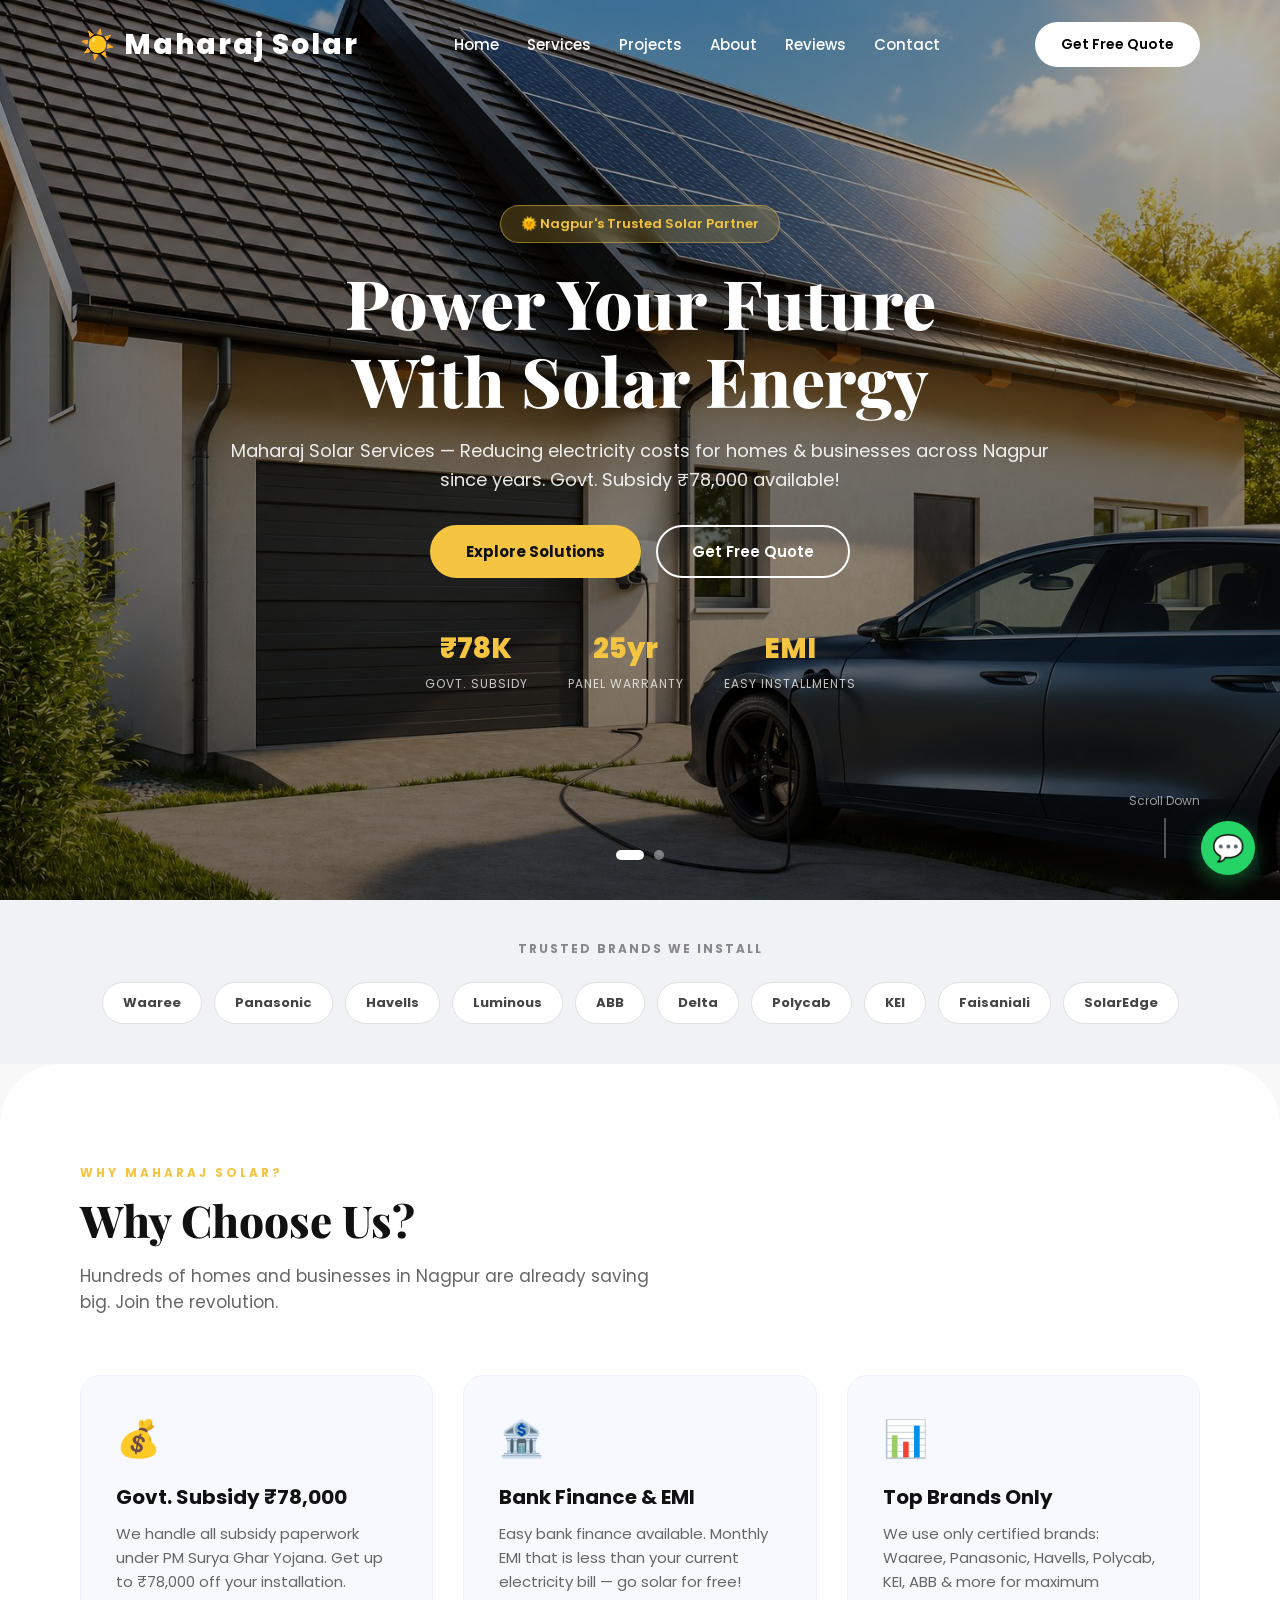
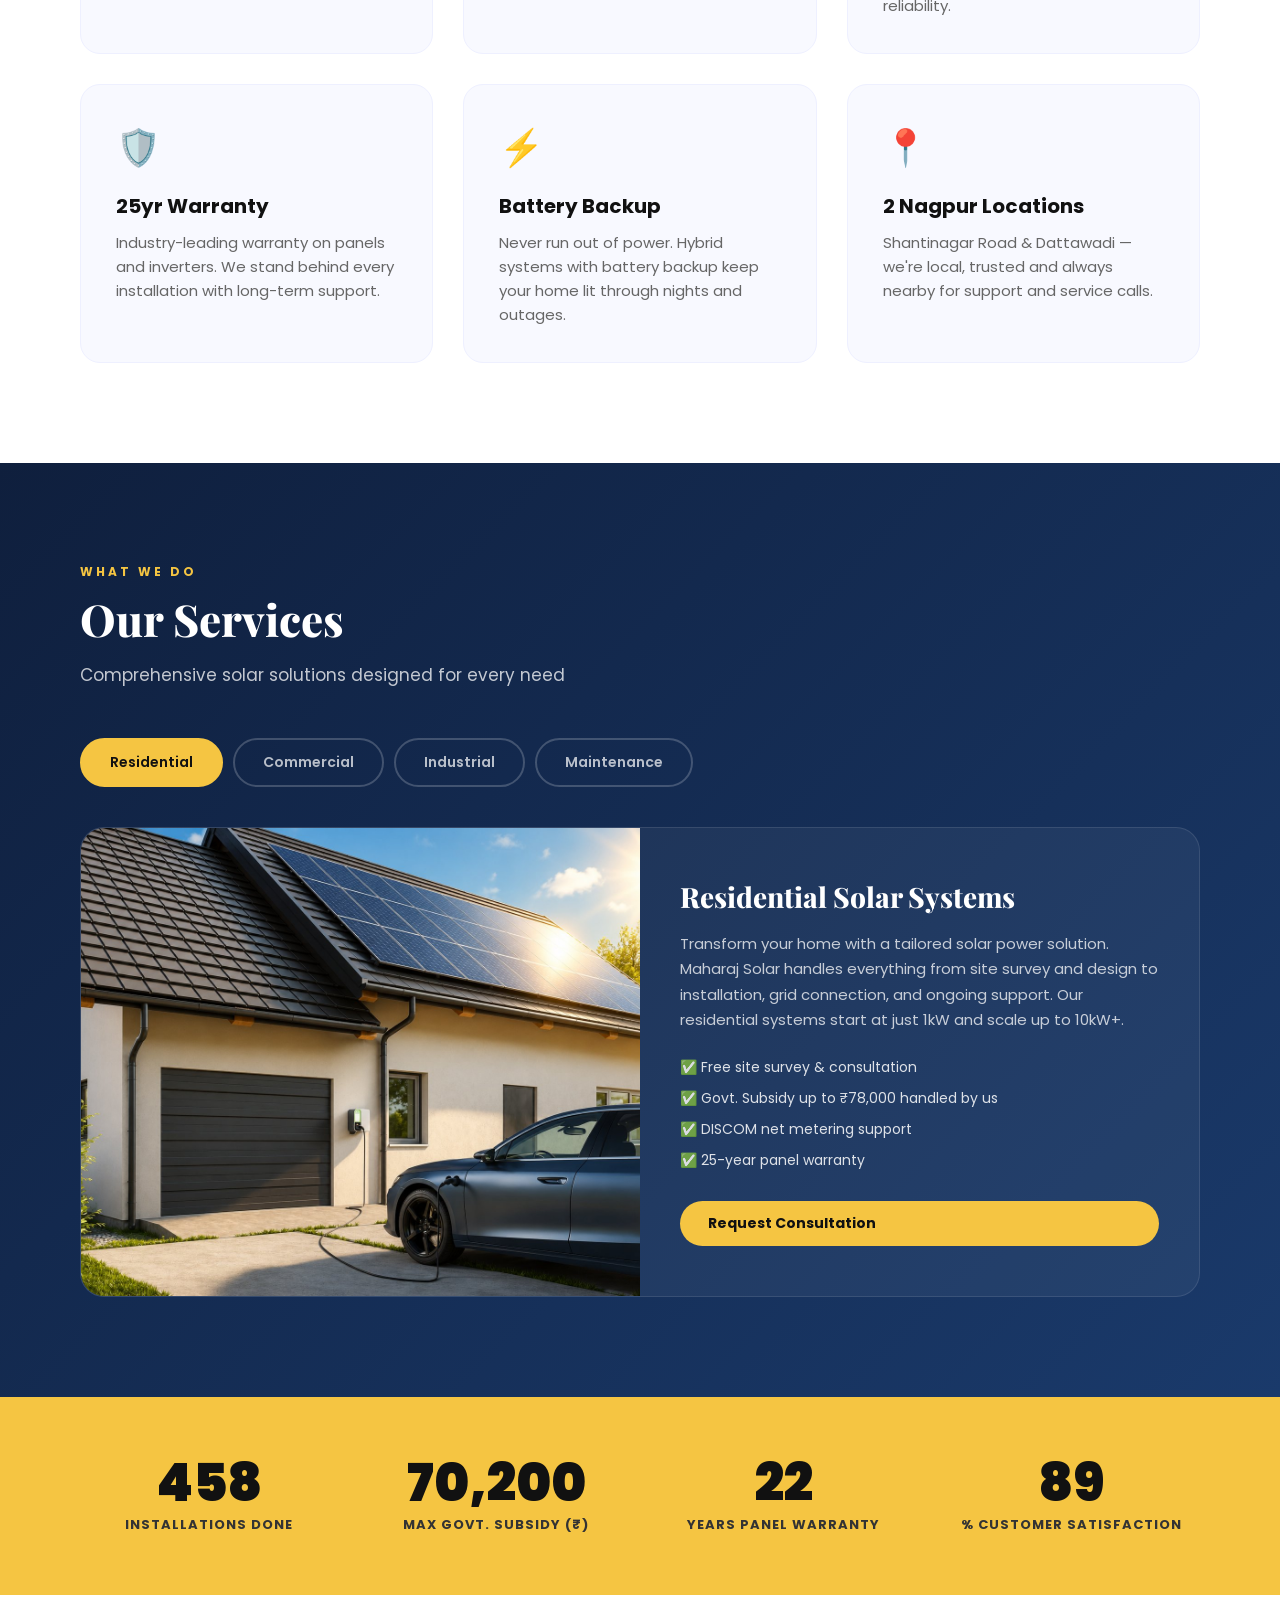
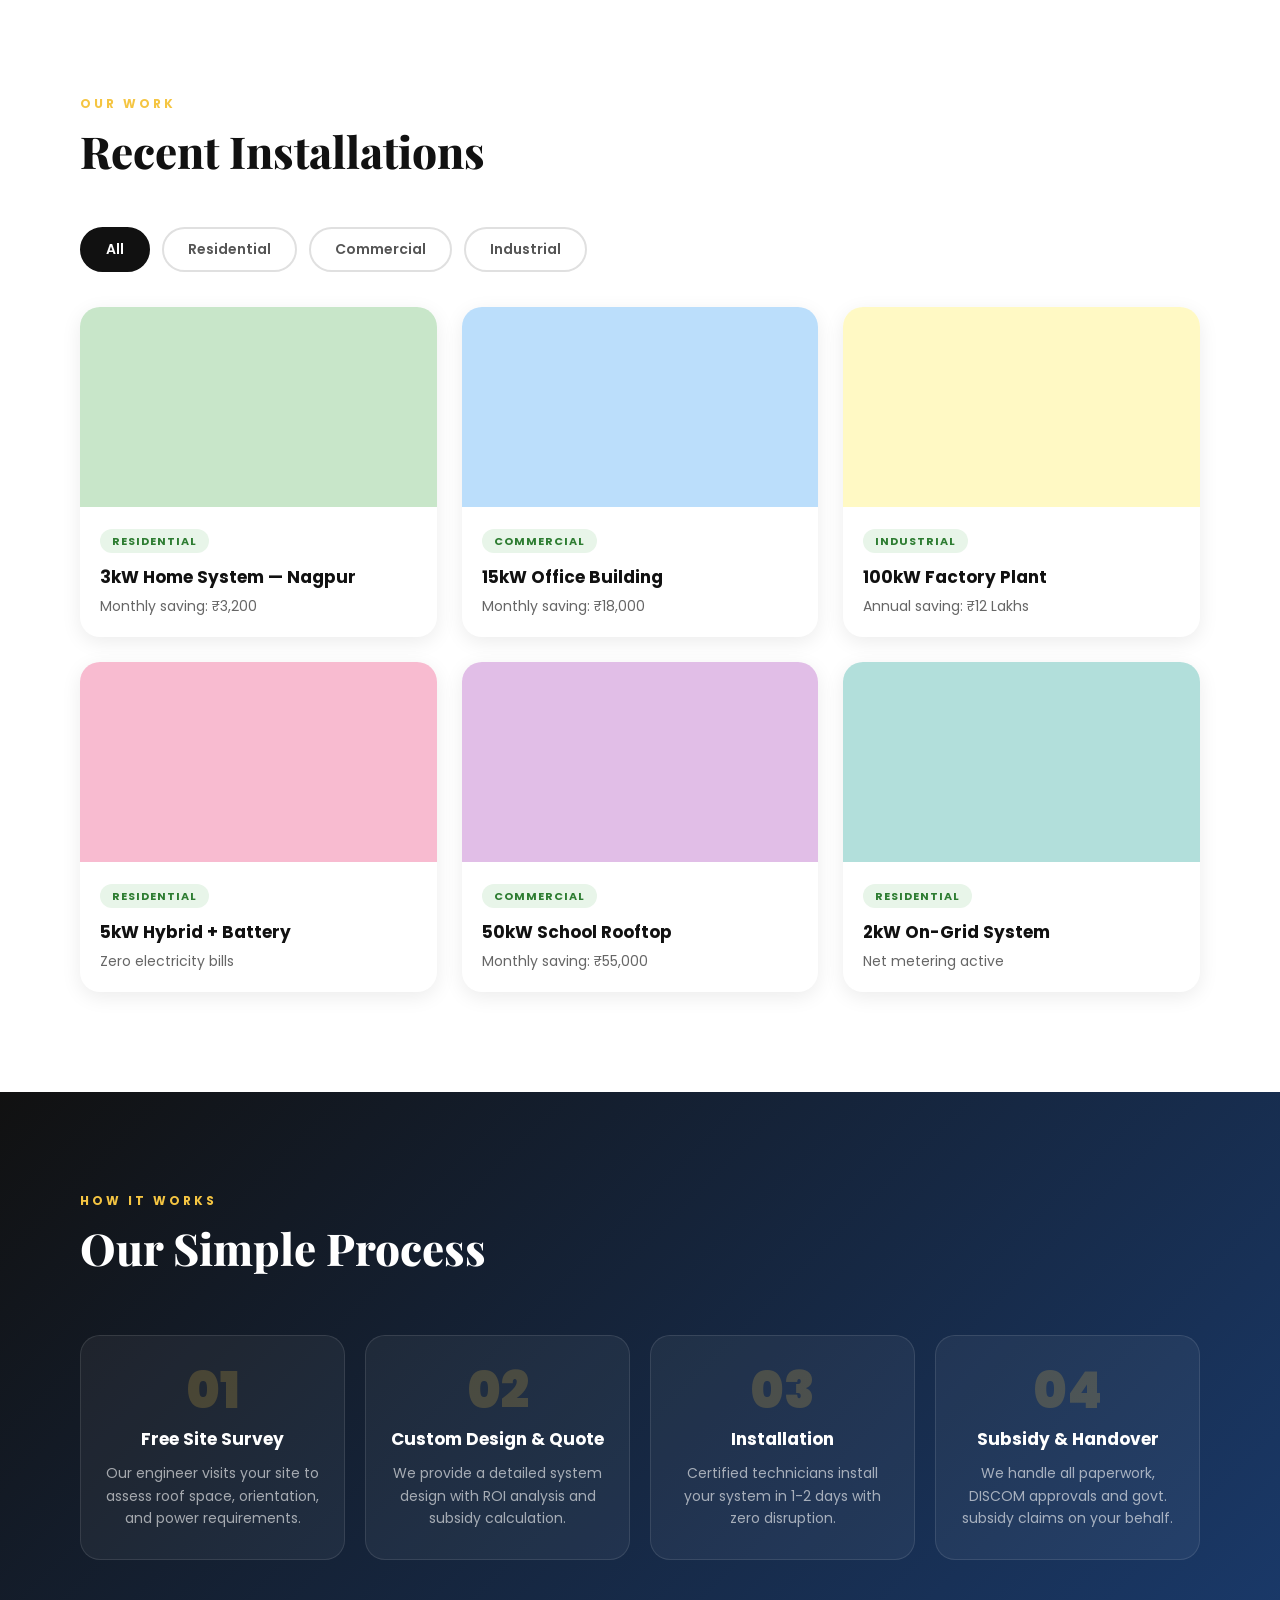
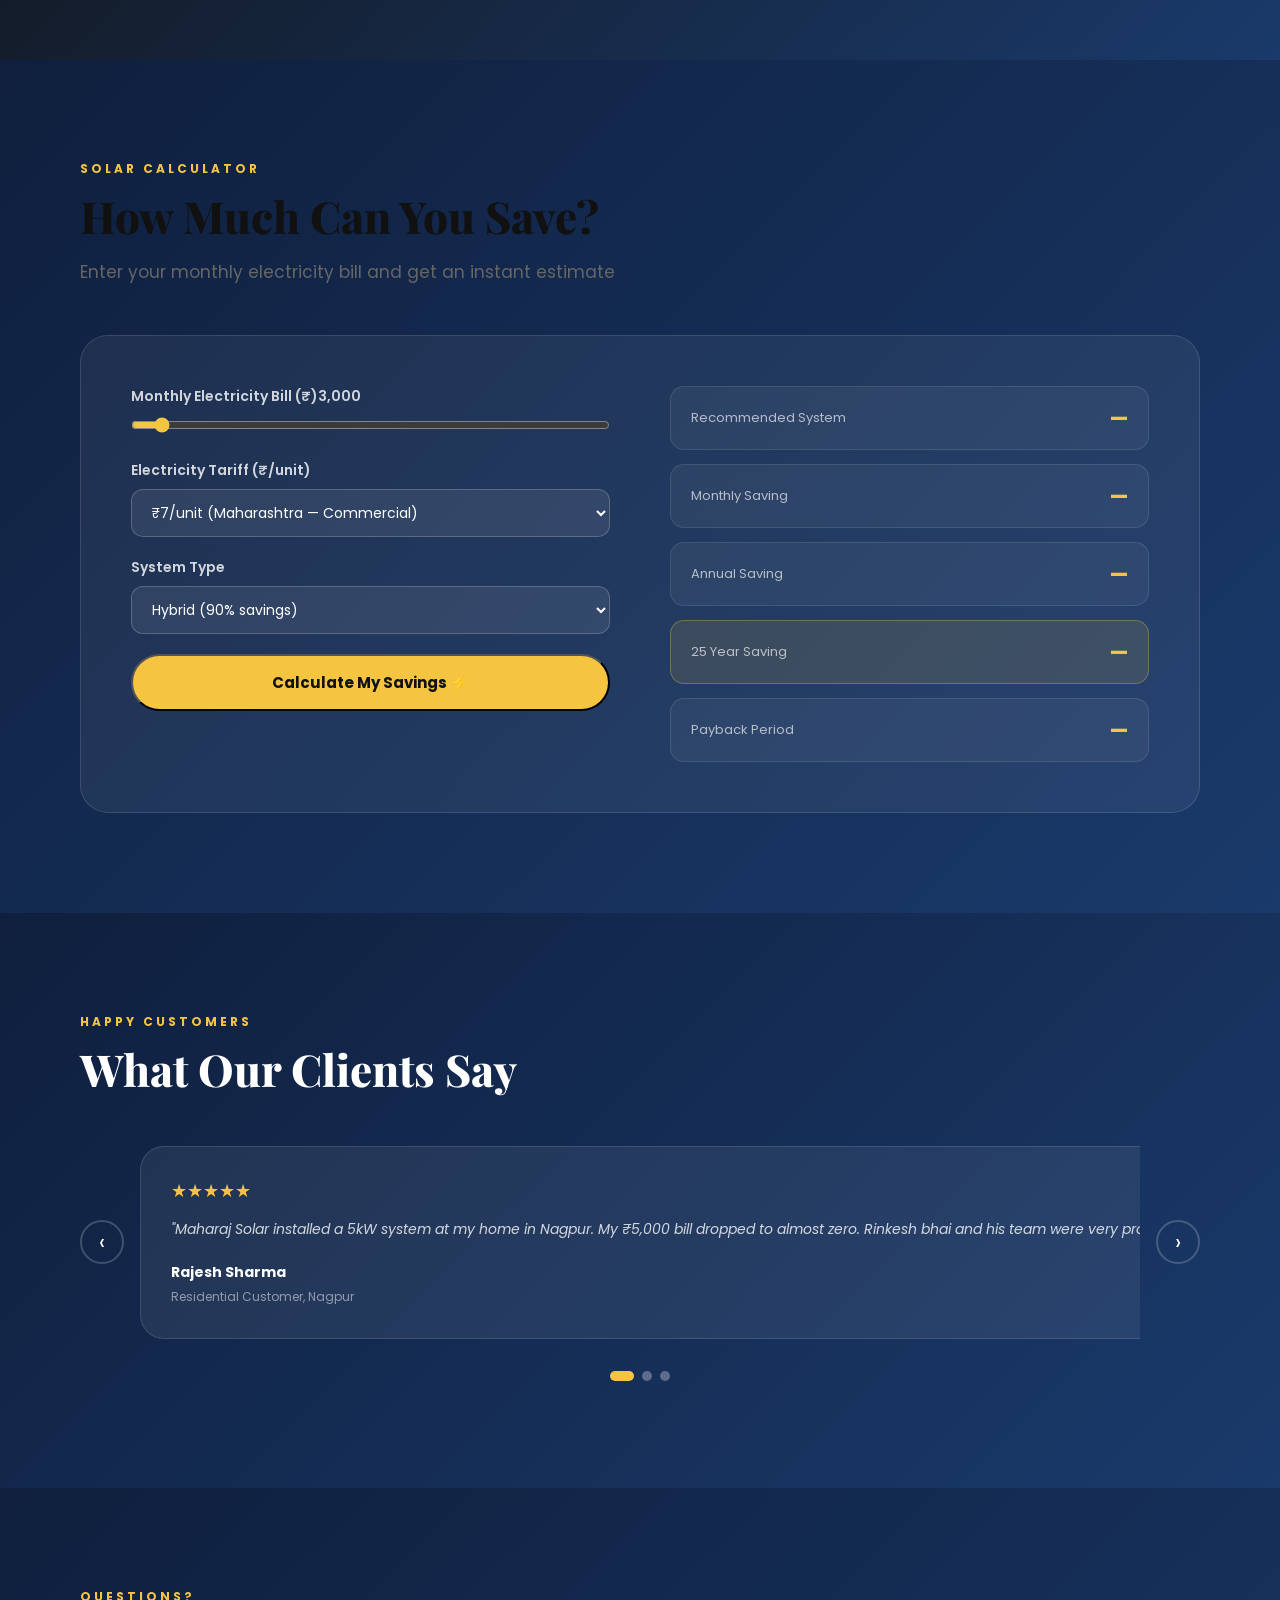
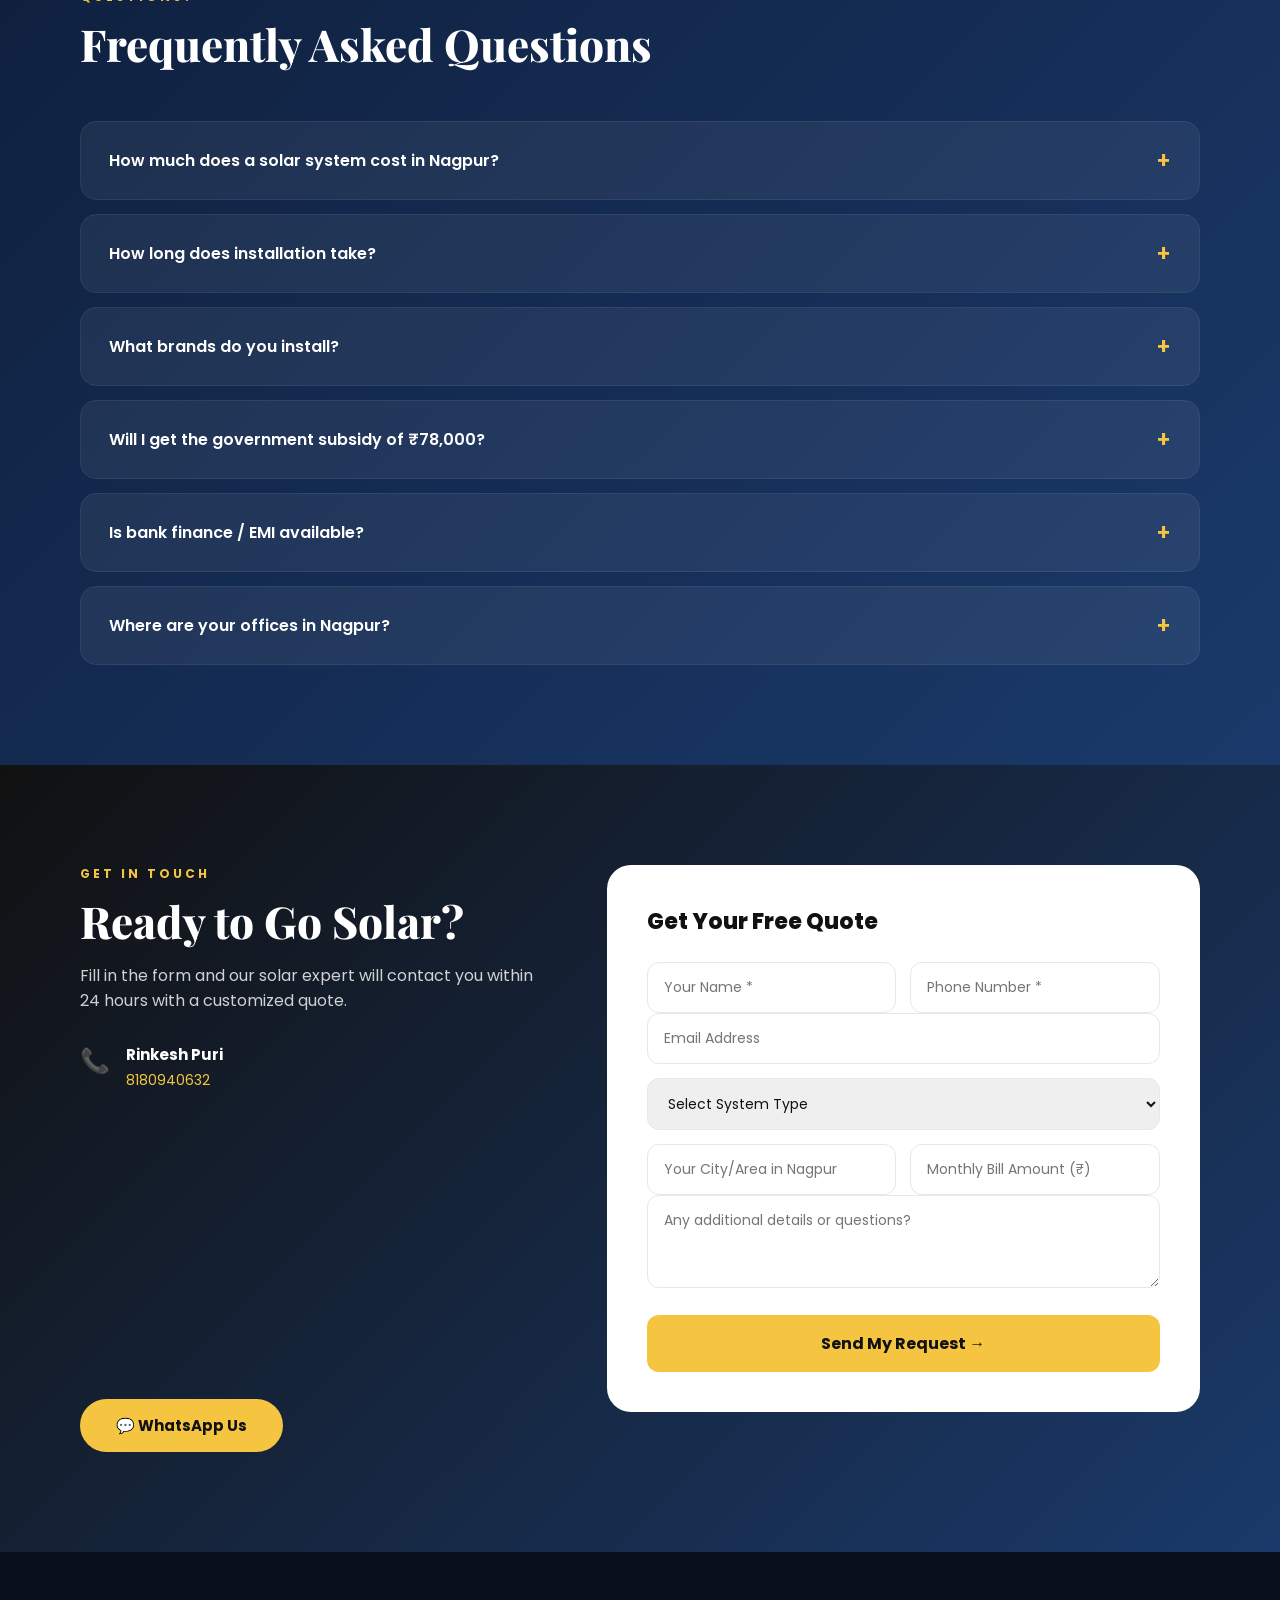
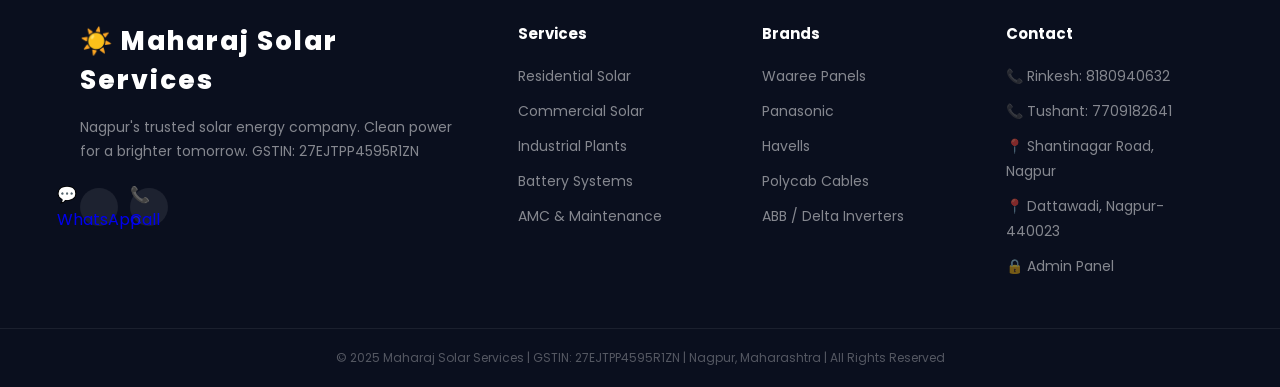
<file: index.html>
<!doctype html>
<html lang="en">
  <head>
    <meta charset="UTF-8" />
    <meta name="viewport" content="width=device-width, initial-scale=1.0" />
    <title>Maharaj Solar Services – Clean Energy Solutions, Nagpur</title>
    <link rel="preconnect" href="https://fonts.googleapis.com" />
    <link rel="preconnect" href="https://fonts.gstatic.com" crossorigin />
    <link
      href="https://fonts.googleapis.com/css2?family=Poppins:wght@300;400;500;600;700;800;900&family=Playfair+Display:wght@700;900&display=swap"
      rel="stylesheet"
    />
    <link rel="stylesheet" href="style.css" />
  </head>
  <body>
    <!-- NAVBAR -->
    <nav class="navbar">
      <div class="logo">☀️ Maharaj Solar</div>
      <ul class="nav-links">
        <li><a href="#home">Home</a></li>
        <li><a href="#services">Services</a></li>
        <li><a href="#projects">Projects</a></li>
        <li><a href="#about">About</a></li>
        <li><a href="#reviews">Reviews</a></li>
        <li><a href="#contact">Contact</a></li>
      </ul>
      <button
        class="quote-btn"
        onclick="
          document
            .getElementById('contact')
            .scrollIntoView({ behavior: 'smooth' })
        "
      >
        Get Free Quote
      </button>
      <div class="hamburger" id="hamburger">
        <span></span><span></span><span></span>
      </div>
    </nav>

    <!-- HERO SLIDER -->
    <div class="hero-wrapper">
      <section class="hero" id="home">
        <div class="slide active slide1">
          <div class="overlay"></div>
          <div class="content">
            <span class="badge">🌞 Nagpur's Trusted Solar Partner</span>
            <h1>Power Your Future<br />With Solar Energy</h1>
            <p>
              Maharaj Solar Services — Reducing electricity costs for homes &
              businesses across Nagpur since years. Govt. Subsidy ₹78,000
              available!
            </p>
            <div class="hero-btns">
              <a href="#services" class="cta">Explore Solutions</a>
              <a href="#contact" class="cta-outline">Get Free Quote</a>
            </div>
            <div class="hero-stats">
              <div class="hstat">
                <span>₹78K</span><small>Govt. Subsidy</small>
              </div>
              <div class="hstat">
                <span>25yr</span><small>Panel Warranty</small>
              </div>
              <div class="hstat">
                <span>EMI</span><small>Easy Installments</small>
              </div>
            </div>
          </div>
        </div>
        <div class="slide slide2">
          <div class="overlay"></div>
          <div class="content">
            <span class="badge">⚡ किश्त बिजली के बिल से भी कम</span>
            <h1>Zero Electricity Bills<br />For Years Ahead</h1>
            <p>
              Bank Finance Available. Easy EMI options that cost less than your
              current electricity bill. GSTIN: 27EJTPP4595R1ZN
            </p>
            <div class="hero-btns">
              <a href="tel:8180940632" class="cta">Call Now: 8180940632</a>
              <a href="#about" class="cta-outline">Learn More</a>
            </div>
            <div class="hero-stats">
              <div class="hstat">
                <span>99%</span><small>Customer Satisfaction</small>
              </div>
              <div class="hstat">
                <span>₹0</span><small>Hidden Charges</small>
              </div>
              <div class="hstat">
                <span>2</span><small>Nagpur Locations</small>
              </div>
            </div>
          </div>
        </div>
        <div class="controls">
          <span class="dot active"></span>
          <span class="dot"></span>
        </div>
        <div class="scroll-hint">
          <span>Scroll Down</span>
          <div class="scroll-arrow"></div>
        </div>
      </section>
    </div>

    <!-- BRANDS STRIP -->
    <section class="brands-section">
      <div class="container">
        <p class="brands-label">TRUSTED BRANDS WE INSTALL</p>
        <div class="brands-row">
          <span class="brand-chip">Waaree</span>
          <span class="brand-chip">Panasonic</span>
          <span class="brand-chip">Havells</span>
          <span class="brand-chip">Luminous</span>
          <span class="brand-chip">ABB</span>
          <span class="brand-chip">Delta</span>
          <span class="brand-chip">Polycab</span>
          <span class="brand-chip">KEI</span>
          <span class="brand-chip">Faisaniali</span>
          <span class="brand-chip">SolarEdge</span>
        </div>
      </div>
    </section>

    <!-- WHY CHOOSE -->
    <section class="why-section" id="why">
      <div class="container">
        <div class="section-label">WHY MAHARAJ SOLAR?</div>
        <h2 class="section-title">Why Choose Us?</h2>
        <p class="section-sub">
          Hundreds of homes and businesses in Nagpur are already saving big.
          Join the revolution.
        </p>
        <div class="why-grid">
          <div class="why-card">
            <div class="why-icon">💰</div>
            <h3>Govt. Subsidy ₹78,000</h3>
            <p>
              We handle all subsidy paperwork under PM Surya Ghar Yojana. Get up
              to ₹78,000 off your installation.
            </p>
          </div>
          <div class="why-card">
            <div class="why-icon">🏦</div>
            <h3>Bank Finance & EMI</h3>
            <p>
              Easy bank finance available. Monthly EMI that is less than your
              current electricity bill — go solar for free!
            </p>
          </div>
          <div class="why-card">
            <div class="why-icon">📊</div>
            <h3>Top Brands Only</h3>
            <p>
              We use only certified brands: Waaree, Panasonic, Havells, Polycab,
              KEI, ABB & more for maximum reliability.
            </p>
          </div>
          <div class="why-card">
            <div class="why-icon">🛡️</div>
            <h3>25yr Warranty</h3>
            <p>
              Industry-leading warranty on panels and inverters. We stand behind
              every installation with long-term support.
            </p>
          </div>
          <div class="why-card">
            <div class="why-icon">⚡</div>
            <h3>Battery Backup</h3>
            <p>
              Never run out of power. Hybrid systems with battery backup keep
              your home lit through nights and outages.
            </p>
          </div>
          <div class="why-card">
            <div class="why-icon">📍</div>
            <h3>2 Nagpur Locations</h3>
            <p>
              Shantinagar Road & Dattawadi — we're local, trusted and always
              nearby for support and service calls.
            </p>
          </div>
        </div>
      </div>
    </section>

    <!-- SERVICES -->
    <section class="services-section" id="services">
      <div class="container">
        <div class="section-label">WHAT WE DO</div>
        <h2 class="section-title light">Our Services</h2>
        <p class="section-sub light">
          Comprehensive solar solutions designed for every need
        </p>
        <div class="services-tabs">
          <button class="stab active" data-tab="residential">
            Residential
          </button>
          <button class="stab" data-tab="commercial">Commercial</button>
          <button class="stab" data-tab="industrial">Industrial</button>
          <button class="stab" data-tab="maintenance">Maintenance</button>
        </div>
        <div class="services-content">
          <div class="service-panel active" id="tab-residential">
            <div class="sp-img res-img"></div>
            <div class="sp-text">
              <h3>Residential Solar Systems</h3>
              <p>
                Transform your home with a tailored solar power solution.
                Maharaj Solar handles everything from site survey and design to
                installation, grid connection, and ongoing support. Our
                residential systems start at just 1kW and scale up to 10kW+.
              </p>
              <ul class="sp-list">
                <li>✅ Free site survey & consultation</li>
                <li>✅ Govt. Subsidy up to ₹78,000 handled by us</li>
                <li>✅ DISCOM net metering support</li>
                <li>✅ 25-year panel warranty</li>
              </ul>
              <a href="#contact" class="cta-sm">Request Consultation</a>
            </div>
          </div>
          <div class="service-panel" id="tab-commercial">
            <div class="sp-img com-img"></div>
            <div class="sp-text">
              <h3>Commercial Solar Systems</h3>
              <p>
                Power your business with reliable, cost-effective solar energy.
                We design and deploy rooftop systems for offices, malls,
                schools, hospitals, and more — with zero downtime to your
                operations.
              </p>
              <ul class="sp-list">
                <li>✅ Custom ROI analysis</li>
                <li>✅ 3-phase grid-tie systems</li>
                <li>✅ Remote monitoring dashboard</li>
                <li>✅ Dedicated account manager</li>
              </ul>
              <a href="#contact" class="cta-sm">Request Consultation</a>
            </div>
          </div>
          <div class="service-panel" id="tab-industrial">
            <div class="sp-img ind-img"></div>
            <div class="sp-text">
              <h3>Industrial Solar Plants</h3>
              <p>
                Large-scale solar plants for factories, warehouses, and
                industrial facilities. Reduce peak demand charges and achieve
                energy independence with MW-scale installations.
              </p>
              <ul class="sp-list">
                <li>✅ MW-scale capacity</li>
                <li>✅ Power purchase agreements</li>
                <li>✅ Load management integration</li>
                <li>✅ SCADA monitoring systems</li>
              </ul>
              <a href="#contact" class="cta-sm">Request Consultation</a>
            </div>
          </div>
          <div class="service-panel" id="tab-maintenance">
            <div class="sp-img main-img"></div>
            <div class="sp-text">
              <h3>AMC & Maintenance</h3>
              <p>
                Keep your solar system performing at peak efficiency with our
                Annual Maintenance Contracts. Professional cleaning, inverter
                health checks, and performance audits.
              </p>
              <ul class="sp-list">
                <li>✅ Quarterly panel cleaning</li>
                <li>✅ Annual inverter health check</li>
                <li>✅ Performance guarantee</li>
                <li>✅ Priority support response</li>
              </ul>
              <a href="#contact" class="cta-sm">Request Consultation</a>
            </div>
          </div>
        </div>
      </div>
    </section>

    <!-- STATS BANNER -->
    <section class="stats-banner">
      <div class="container stats-grid">
        <div class="stat-item">
          <div class="stat-num" data-target="500">0</div>
          <div class="stat-label">Installations Done</div>
        </div>
        <div class="stat-item">
          <div class="stat-num" data-target="78000">0</div>
          <div class="stat-label">Max Govt. Subsidy (₹)</div>
        </div>
        <div class="stat-item">
          <div class="stat-num" data-target="25">0</div>
          <div class="stat-label">Years Panel Warranty</div>
        </div>
        <div class="stat-item">
          <div class="stat-num" data-target="99">0</div>
          <div class="stat-label">% Customer Satisfaction</div>
        </div>
      </div>
    </section>

    <!-- PROJECTS -->
    <section class="projects-section" id="projects">
      <div class="container">
        <div class="section-label">OUR WORK</div>
        <h2 class="section-title">Recent Installations</h2>
        <div class="pfilters">
          <button class="pfilt active" data-filter="all">All</button>
          <button class="pfilt" data-filter="residential">Residential</button>
          <button class="pfilt" data-filter="commercial">Commercial</button>
          <button class="pfilt" data-filter="industrial">Industrial</button>
        </div>
        <div class="projects-grid">
          <div class="project-card" data-cat="residential">
            <div class="pc-img pc1"></div>
            <div class="pc-info">
              <span class="pc-cat">Residential</span>
              <h4>3kW Home System — Nagpur</h4>
              <p>Monthly saving: ₹3,200</p>
            </div>
          </div>
          <div class="project-card" data-cat="commercial">
            <div class="pc-img pc2"></div>
            <div class="pc-info">
              <span class="pc-cat">Commercial</span>
              <h4>15kW Office Building</h4>
              <p>Monthly saving: ₹18,000</p>
            </div>
          </div>
          <div class="project-card" data-cat="industrial">
            <div class="pc-img pc3"></div>
            <div class="pc-info">
              <span class="pc-cat">Industrial</span>
              <h4>100kW Factory Plant</h4>
              <p>Annual saving: ₹12 Lakhs</p>
            </div>
          </div>
          <div class="project-card" data-cat="residential">
            <div class="pc-img pc4"></div>
            <div class="pc-info">
              <span class="pc-cat">Residential</span>
              <h4>5kW Hybrid + Battery</h4>
              <p>Zero electricity bills</p>
            </div>
          </div>
          <div class="project-card" data-cat="commercial">
            <div class="pc-img pc5"></div>
            <div class="pc-info">
              <span class="pc-cat">Commercial</span>
              <h4>50kW School Rooftop</h4>
              <p>Monthly saving: ₹55,000</p>
            </div>
          </div>
          <div class="project-card" data-cat="residential">
            <div class="pc-img pc6"></div>
            <div class="pc-info">
              <span class="pc-cat">Residential</span>
              <h4>2kW On-Grid System</h4>
              <p>Net metering active</p>
            </div>
          </div>
        </div>
      </div>
    </section>

    <!-- PROCESS STEPS -->
    <section class="process-section" id="about">
      <div class="container">
        <div class="section-label">HOW IT WORKS</div>
        <h2 class="section-title light">Our Simple Process</h2>
        <div class="process-steps">
          <div class="pstep">
            <div class="pnum">01</div>
            <h4>Free Site Survey</h4>
            <p>
              Our engineer visits your site to assess roof space, orientation,
              and power requirements.
            </p>
          </div>
          <div class="pstep">
            <div class="pnum">02</div>
            <h4>Custom Design & Quote</h4>
            <p>
              We provide a detailed system design with ROI analysis and subsidy
              calculation.
            </p>
          </div>
          <div class="pstep">
            <div class="pnum">03</div>
            <h4>Installation</h4>
            <p>
              Certified technicians install your system in 1-2 days with zero
              disruption.
            </p>
          </div>
          <div class="pstep">
            <div class="pnum">04</div>
            <h4>Subsidy & Handover</h4>
            <p>
              We handle all paperwork, DISCOM approvals and govt. subsidy claims
              on your behalf.
            </p>
          </div>
        </div>
      </div>
    </section>

    <!-- SAVINGS CALCULATOR -->
    <section class="calc-section" id="calculator">
      <div class="container">
        <div class="section-label">SOLAR CALCULATOR</div>
        <h2 class="section-title">How Much Can You Save?</h2>
        <p class="section-sub">
          Enter your monthly electricity bill and get an instant estimate
        </p>
        <div class="calc-box">
          <div class="calc-left">
            <label
              >Monthly Electricity Bill (₹)<span id="bill-val"
                >3,000</span
              ></label
            >
            <input
              type="range"
              id="bill-slider"
              min="500"
              max="50000"
              step="500"
              value="3000"
            />
            <label>Electricity Tariff (₹/unit)</label>
            <select id="tariff-select">
              <option value="6">₹6/unit (Maharashtra — Domestic)</option>
              <option value="7" selected>
                ₹7/unit (Maharashtra — Commercial)
              </option>
              <option value="8">₹8/unit (Industrial)</option>
              <option value="9">₹9/unit (High Slab)</option>
            </select>
            <label>System Type</label>
            <select id="system-select">
              <option value="0.80">On-Grid (80% savings)</option>
              <option value="0.90" selected>Hybrid (90% savings)</option>
              <option value="0.70">Off-Grid (70% savings)</option>
            </select>
            <button
              id="calc-btn"
              class="cta"
              style="margin-top: 20px; width: 100%"
            >
              Calculate My Savings ⚡
            </button>
          </div>
          <div class="calc-right" id="calc-results">
            <div class="res-card">
              <div class="res-label">Recommended System</div>
              <div class="res-val" id="res-system">—</div>
            </div>
            <div class="res-card">
              <div class="res-label">Monthly Saving</div>
              <div class="res-val" id="res-monthly">—</div>
            </div>
            <div class="res-card">
              <div class="res-label">Annual Saving</div>
              <div class="res-val" id="res-annual">—</div>
            </div>
            <div class="res-card highlight">
              <div class="res-label">25 Year Saving</div>
              <div class="res-val" id="res-25yr">—</div>
            </div>
            <div class="res-card">
              <div class="res-label">Payback Period</div>
              <div class="res-val" id="res-payback">—</div>
            </div>
          </div>
        </div>
      </div>
    </section>

    <!-- REVIEWS -->
    <section class="reviews-section" id="reviews">
      <div class="container">
        <div class="section-label">HAPPY CUSTOMERS</div>
        <h2 class="section-title light">What Our Clients Say</h2>
        <div class="reviews-wrapper">
          <button class="rev-btn" id="rev-prev">‹</button>
          <div class="reviews-track-wrap">
            <div class="reviews-track" id="reviews-track">
              <div class="review-card">
                <div class="rev-stars">★★★★★</div>
                <p>
                  "Maharaj Solar installed a 5kW system at my home in Nagpur. My
                  ₹5,000 bill dropped to almost zero. Rinkesh bhai and his team
                  were very professional!"
                </p>
                <div class="rev-author">
                  <strong>Rajesh Sharma</strong
                  ><span>Residential Customer, Nagpur</span>
                </div>
              </div>
              <div class="review-card">
                <div class="rev-stars">★★★★★</div>
                <p>
                  "They handled everything — from survey to subsidy paperwork.
                  The EMI is way less than my old electricity bill. Best
                  decision I made this year."
                </p>
                <div class="rev-author">
                  <strong>Priya Deshmukh</strong
                  ><span>Home Owner, Dattawadi</span>
                </div>
              </div>
              <div class="review-card">
                <div class="rev-stars">★★★★★</div>
                <p>
                  "Installed 15kW on my commercial building. Saving ₹18,000 per
                  month. Tushant sir explained everything clearly and the
                  installation was done in 2 days."
                </p>
                <div class="rev-author">
                  <strong>Suresh Gupta</strong
                  ><span>Shop Owner, Shantinagar</span>
                </div>
              </div>
              <div class="review-card">
                <div class="rev-stars">★★★★★</div>
                <p>
                  "Very honest company. No hidden charges, no false promises.
                  The government subsidy of ₹78,000 came directly to my account.
                  Highly recommended!"
                </p>
                <div class="rev-author">
                  <strong>Anita Wankhede</strong
                  ><span>Residential Customer, Nagpur</span>
                </div>
              </div>
              <div class="review-card">
                <div class="rev-stars">★★★★★</div>
                <p>
                  "Battery backup system works perfectly during load-shedding.
                  No power cuts at all now. Maharaj Solar is the best in
                  Nagpur!"
                </p>
                <div class="rev-author">
                  <strong>Mohan Patel</strong><span>Home Owner, Nagpur</span>
                </div>
              </div>
            </div>
          </div>
          <button class="rev-btn" id="rev-next">›</button>
        </div>
        <div class="rev-dots-wrap"><div id="rev-dots"></div></div>
      </div>
    </section>

    <!-- FAQ -->
    <section class="faq-section">
      <div class="container">
        <div class="section-label">QUESTIONS?</div>
        <h2 class="section-title light">Frequently Asked Questions</h2>
        <div class="faq-list">
          <div class="faq-item">
            <button class="faq-q">
              How much does a solar system cost in Nagpur? <span>+</span>
            </button>
            <div class="faq-a">
              A typical residential 5kW system costs between ₹2.5–3.5 lakhs
              before subsidies. With government subsidy of ₹78,000 under PM
              Surya Ghar Muft Bijli Yojana, your effective cost drops
              significantly. Maharaj Solar handles all paperwork for free.
            </div>
          </div>
          <div class="faq-item">
            <button class="faq-q">
              How long does installation take? <span>+</span>
            </button>
            <div class="faq-a">
              Residential installations (up to 10kW) are typically completed in
              1–2 days. Commercial systems take 3–7 days. We work on weekends to
              minimize disruption to your routine.
            </div>
          </div>
          <div class="faq-item">
            <button class="faq-q">
              What brands do you install? <span>+</span>
            </button>
            <div class="faq-a">
              We install top brands including Waaree, Panasonic, Havells,
              Luminous (solar panels), ABB, Delta, SolarEdge (inverters), and
              Polycab, KEI (cables & wiring). All products come with
              manufacturer warranty.
            </div>
          </div>
          <div class="faq-item">
            <button class="faq-q">
              Will I get the government subsidy of ₹78,000? <span>+</span>
            </button>
            <div class="faq-a">
              Yes! The government offers up to ₹78,000 subsidy for residential
              systems. Maharaj Solar handles all the paperwork, DISCOM
              approvals, and subsidy claims on your behalf at no extra charge.
            </div>
          </div>
          <div class="faq-item">
            <button class="faq-q">
              Is bank finance / EMI available? <span>+</span>
            </button>
            <div class="faq-a">
              Yes! We have tie-ups with multiple banks for solar loans. Your
              monthly EMI will be less than your current electricity bill —
              meaning you start saving from day one. Contact us for details.
            </div>
          </div>
          <div class="faq-item">
            <button class="faq-q">
              Where are your offices in Nagpur? <span>+</span>
            </button>
            <div class="faq-a">
              We have two locations: (1) Shop No.1, Shantinagar Road, Ratan
              Tower, Opp. Hatim Apartment, Nagpur. (2) Plot No.347, Samarth
              Gajanan Society, Dattawadi, Nagpur-440023.
            </div>
          </div>
        </div>
      </div>
    </section>

    <!-- CONTACT -->
    <section class="contact-section" id="contact">
      <div class="container contact-grid">
        <div class="contact-info">
          <div class="section-label">GET IN TOUCH</div>
          <h2 class="section-title light">Ready to Go Solar?</h2>
          <p style="color: rgba(255, 255, 255, 0.8); margin-bottom: 30px">
            Fill in the form and our solar expert will contact you within 24
            hours with a customized quote.
          </p>
          <div class="cinfo-items">
            <div class="ci-item">
              <span>📞</span>
              <div>
                <strong>Rinkesh Puri</strong>
                <p>
                  <a
                    href="tel:8180940632"
                    style="color: #f5c542; text-decoration: none"
                    >8180940632</a
                  >
                </p>
              </div>
            </div>
            <div class="ci-item">
              <span>📞</span>
              <div>
                <strong>Tushant Parwat</strong>
                <p>
                  <a
                    href="tel:7709182641"
                    style="color: #f5c542; text-decoration: none"
                    >7709182641</a
                  >
                </p>
              </div>
            </div>
            <div class="ci-item">
              <span>📍</span>
              <div>
                <strong>Shop 1 — Shantinagar Road</strong>
                <p>Ratan Tower, Opp. Hatim Apartment, Nagpur</p>
              </div>
            </div>
            <div class="ci-item">
              <span>📍</span>
              <div>
                <strong>Shop 2 — Dattawadi</strong>
                <p>Plot No.347, Samarth Gajanan Society, Nagpur-440023</p>
              </div>
            </div>
            <div class="ci-item">
              <span>🧾</span>
              <div>
                <strong>GSTIN</strong>
                <p>27EJTPP4595R1ZN</p>
              </div>
            </div>
          </div>
          <a
            href="https://wa.me/918180940632"
            class="cta"
            style="margin-top: 20px; display: inline-block"
            target="_blank"
            >💬 WhatsApp Us</a
          >
        </div>
        <div class="contact-form-wrap">
          <form class="contact-form" id="contact-form">
            <h3>Get Your Free Quote</h3>
            <div class="form-row">
              <input
                type="text"
                name="name"
                placeholder="Your Name *"
                required
              />
              <input
                type="tel"
                name="phone"
                placeholder="Phone Number *"
                required
              />
            </div>
            <input type="email" name="email" placeholder="Email Address" />
            <select name="system_type">
              <option value="">Select System Type</option>
              <option>Residential (Home)</option>
              <option>Commercial (Office/Shop)</option>
              <option>Industrial (Factory)</option>
              <option>Agriculture</option>
            </select>
            <div class="form-row">
              <input
                type="text"
                name="city"
                placeholder="Your City/Area in Nagpur"
              />
              <input
                type="text"
                name="bill"
                placeholder="Monthly Bill Amount (₹)"
              />
            </div>
            <textarea
              name="message"
              placeholder="Any additional details or questions?"
              rows="3"
            ></textarea>
            <button type="submit" class="form-submit">Send My Request →</button>
          </form>
        </div>
      </div>
    </section>

    <!-- FOOTER -->
    <footer class="footer">
      <div class="container footer-grid">
        <div class="footer-brand">
          <div class="footer-logo">☀️ Maharaj Solar Services</div>
          <p>
            Nagpur's trusted solar energy company. Clean power for a brighter
            tomorrow. GSTIN: 27EJTPP4595R1ZN
          </p>
          <div class="footer-socials">
            <a href="https://wa.me/918180940632" target="_blank">💬 WhatsApp</a>
            <a href="tel:8180940632">📞 Call</a>
          </div>
        </div>
        <div class="footer-col">
          <h5>Services</h5>
          <ul>
            <li><a href="#services">Residential Solar</a></li>
            <li><a href="#services">Commercial Solar</a></li>
            <li><a href="#services">Industrial Plants</a></li>
            <li><a href="#services">Battery Systems</a></li>
            <li><a href="#services">AMC & Maintenance</a></li>
          </ul>
        </div>
        <div class="footer-col">
          <h5>Brands</h5>
          <ul>
            <li><a href="#">Waaree Panels</a></li>
            <li><a href="#">Panasonic</a></li>
            <li><a href="#">Havells</a></li>
            <li><a href="#">Polycab Cables</a></li>
            <li><a href="#">ABB / Delta Inverters</a></li>
          </ul>
        </div>
        <div class="footer-col">
          <h5>Contact</h5>
          <ul>
            <li><a href="tel:8180940632">📞 Rinkesh: 8180940632</a></li>
            <li><a href="tel:7709182641">📞 Tushant: 7709182641</a></li>
            <li><a href="#">📍 Shantinagar Road, Nagpur</a></li>
            <li><a href="#">📍 Dattawadi, Nagpur-440023</a></li>
            <li><a href="admin.html">🔒 Admin Panel</a></li>
          </ul>
        </div>
      </div>
      <div class="footer-bottom">
        <p>
          © 2025 Maharaj Solar Services | GSTIN: 27EJTPP4595R1ZN | Nagpur,
          Maharashtra | All Rights Reserved
        </p>
      </div>
    </footer>

    <!-- BACK TO TOP -->
    <button class="back-top" id="back-top">↑</button>

    <!-- WHATSAPP FLOAT -->
    <a href="https://wa.me/918180940632" class="whatsapp-float" target="_blank"
      ><span>💬</span></a
    >

    <script src="script.js"></script>
  </body>
</html>
</file>
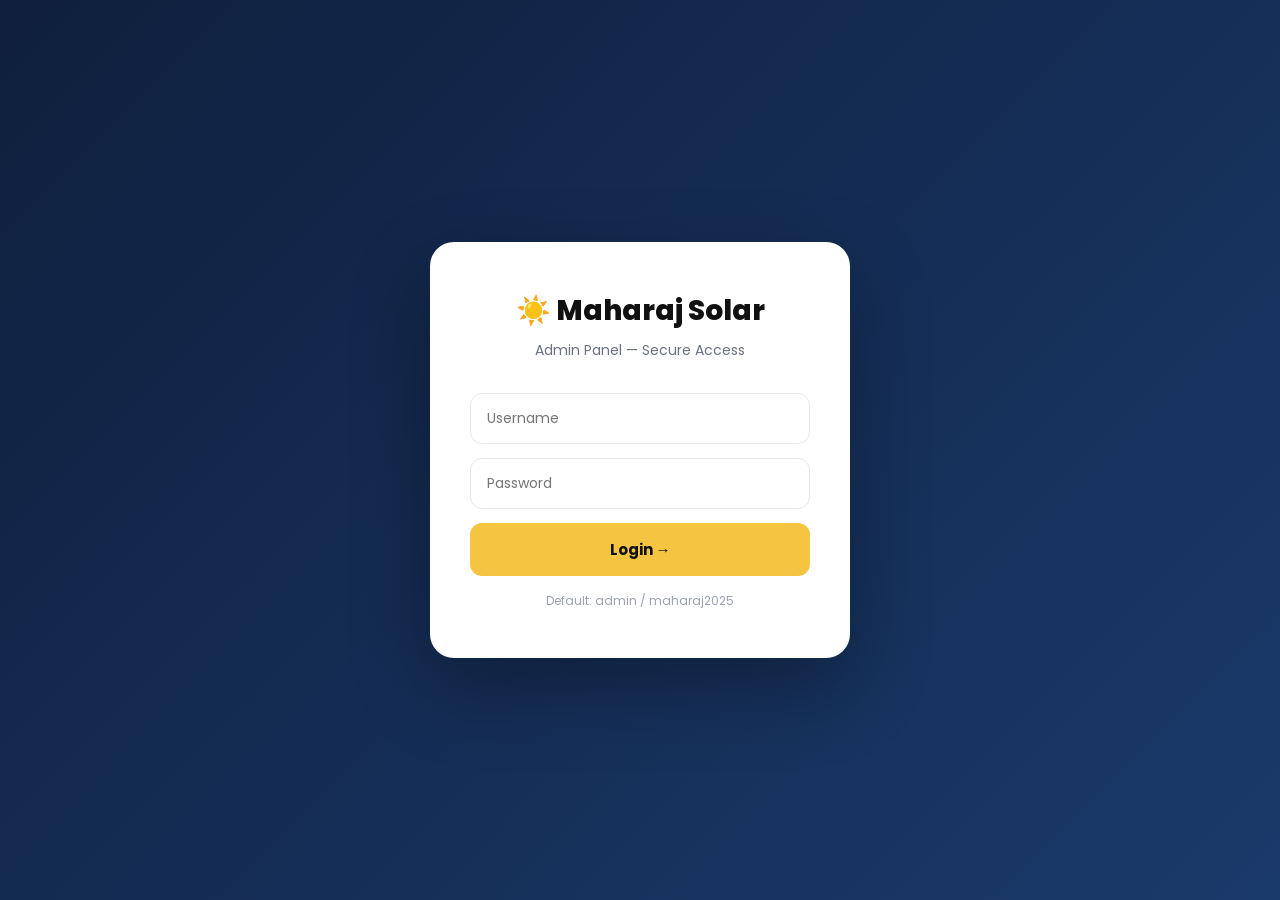
<file: admin.html>
<!doctype html>
<html lang="en">
  <head>
    <meta charset="UTF-8" />
    <meta name="viewport" content="width=device-width, initial-scale=1.0" />
    <title>Admin Panel — Maharaj Solar Services</title>
    <link href="https://fonts.googleapis.com/css2?family=Poppins:wght@300;400;500;600;700;800&display=swap" rel="stylesheet" />
    <style>
      * { margin: 0; padding: 0; box-sizing: border-box; font-family: "Poppins", sans-serif; }
      :root {
        --primary: #f5c542;
        --dark: #0a0f1e;
        --sidebar: #111827;
        --bg: #f3f4f6;
        --card: #fff;
        --text: #111;
        --muted: #6b7280;
        --border: #e5e7eb;
        --green: #10b981;
        --red: #ef4444;
        --blue: #3b82f6;
        --orange: #f97316;
      }
      body { background: var(--bg); color: var(--text); }

      /* LOGIN */
      #login-screen {
        position: fixed; inset: 0;
        background: linear-gradient(135deg, #0f1f3d, #1a3a6b);
        display: flex; align-items: center; justify-content: center; z-index: 9999;
      }
      .login-box {
        background: white; border-radius: 24px; padding: 48px 40px;
        width: 100%; max-width: 420px; box-shadow: 0 30px 80px rgba(0,0,0,0.3);
      }
      .login-logo { text-align: center; font-size: 28px; font-weight: 800; color: #111; margin-bottom: 8px; }
      .login-sub { text-align: center; color: #6b7280; font-size: 14px; margin-bottom: 32px; }
      .login-box input {
        width: 100%; border: 1.5px solid #e5e7eb; border-radius: 12px;
        padding: 14px 16px; font-size: 14px; outline: none; margin-bottom: 14px;
        font-family: "Poppins", sans-serif; transition: 0.3s;
      }
      .login-box input:focus { border-color: var(--primary); }
      .login-btn {
        width: 100%; background: var(--primary); color: #111; border: none;
        padding: 15px; border-radius: 12px; font-size: 15px; font-weight: 700;
        cursor: pointer; transition: 0.3s;
      }
      .login-btn:hover { background: #e6b830; }
      #login-error { color: #ef4444; font-size: 13px; text-align: center; margin-top: 10px; display: none; }
      .login-hint { text-align: center; color: #9ca3af; font-size: 12px; margin-top: 16px; }

      /* LAYOUT */
      #app { display: none; min-height: 100vh; }
      .sidebar {
        width: 260px; background: var(--sidebar); min-height: 100vh;
        position: fixed; left: 0; top: 0; z-index: 100; display: flex; flex-direction: column;
      }
      .sidebar-logo { padding: 28px 24px 20px; border-bottom: 1px solid rgba(255,255,255,0.08); }
      .sidebar-logo span { color: white; font-size: 16px; font-weight: 800; display: block; }
      .sidebar-logo small { color: rgba(255,255,255,0.4); font-size: 11px; }
      .nav-section-label {
        padding: 16px 24px 6px; font-size: 10px; font-weight: 700;
        color: rgba(255,255,255,0.25); text-transform: uppercase; letter-spacing: 1px;
      }
      .nav-item {
        display: flex; align-items: center; gap: 12px; padding: 13px 24px;
        color: rgba(255,255,255,0.6); text-decoration: none; font-size: 14px;
        font-weight: 500; cursor: pointer; transition: 0.2s; border-left: 3px solid transparent;
      }
      .nav-item:hover, .nav-item.active {
        color: white; background: rgba(255,255,255,0.06); border-left-color: var(--primary);
      }
      .nav-item .icon { font-size: 18px; width: 22px; text-align: center; }
      .nav-item.home-link { color: rgba(245,197,66,0.8); }
      .nav-item.home-link:hover { color: var(--primary); background: rgba(245,197,66,0.08); border-left-color: var(--primary); }
      .sidebar-footer { margin-top: auto; padding: 20px 24px; border-top: 1px solid rgba(255,255,255,0.08); }
      .logout-btn {
        width: 100%; background: rgba(239,68,68,0.15); color: #ef4444;
        border: 1px solid rgba(239,68,68,0.2); padding: 10px; border-radius: 10px;
        font-size: 13px; font-weight: 600; cursor: pointer; transition: 0.2s;
      }
      .logout-btn:hover { background: rgba(239,68,68,0.25); }

      .main { margin-left: 260px; min-height: 100vh; }
      .topbar {
        background: white; padding: 16px 32px; border-bottom: 1px solid var(--border);
        display: flex; align-items: center; justify-content: space-between;
        position: sticky; top: 0; z-index: 50;
      }
      .topbar-title { font-size: 18px; font-weight: 700; }
      .topbar-right { display: flex; align-items: center; gap: 16px; }
      .admin-badge {
        background: rgba(245,197,66,0.15); color: #b45309;
        padding: 6px 14px; border-radius: 20px; font-size: 12px; font-weight: 700;
      }
      .page-content { padding: 32px; }

      /* VIEWS */
      .view { display: none; }
      .view.active { display: block; }

      /* STATS CARDS */
      .stats-row { display: grid; grid-template-columns: repeat(4, 1fr); gap: 20px; margin-bottom: 28px; }
      .stat-card { background: white; border-radius: 16px; padding: 24px; border: 1px solid var(--border); }
      .stat-card .sc-label { font-size: 12px; color: var(--muted); font-weight: 600; text-transform: uppercase; letter-spacing: 0.5px; }
      .stat-card .sc-val { font-size: 36px; font-weight: 800; color: var(--text); margin: 8px 0 4px; }
      .stat-card .sc-sub { font-size: 12px; color: var(--green); font-weight: 600; }
      .stat-card .sc-icon { font-size: 28px; float: right; margin-top: -40px; }

      /* TABLE */
      .card { background: white; border-radius: 16px; border: 1px solid var(--border); overflow: hidden; margin-bottom: 24px; }
      .card-header { padding: 20px 24px; border-bottom: 1px solid var(--border); display: flex; align-items: center; justify-content: space-between; flex-wrap: wrap; gap: 12px; }
      .card-title { font-size: 16px; font-weight: 700; }
      .search-input {
        border: 1px solid var(--border); border-radius: 10px; padding: 9px 14px;
        font-size: 13px; outline: none; width: 220px; font-family: "Poppins", sans-serif;
      }
      .search-input:focus { border-color: var(--primary); }
      table { width: 100%; border-collapse: collapse; }
      th { background: #f9fafb; padding: 12px 16px; text-align: left; font-size: 12px; font-weight: 700; color: var(--muted); text-transform: uppercase; letter-spacing: 0.5px; }
      td { padding: 14px 16px; font-size: 14px; border-top: 1px solid var(--border); vertical-align: middle; }
      tr:hover td { background: #fafafa; }
      .badge { padding: 4px 10px; border-radius: 20px; font-size: 11px; font-weight: 700; }
      .badge-new { background: #dbeafe; color: #1d4ed8; }
      .badge-contacted { background: #fef9c3; color: #854d0e; }
      .badge-converted { background: #dcfce7; color: #15803d; }
      .badge-closed { background: #fee2e2; color: #991b1b; }
      .badge-inprogress { background: #fef9c3; color: #854d0e; }
      .badge-completed { background: #dcfce7; color: #15803d; }
      .badge-pending { background: #f3f4f6; color: #374151; }
      .action-btn { border: none; padding: 6px 12px; border-radius: 8px; font-size: 12px; font-weight: 600; cursor: pointer; transition: 0.2s; font-family: "Poppins", sans-serif; margin-right: 4px; }
      .btn-view { background: #eff6ff; color: #3b82f6; }
      .btn-edit { background: #fefce8; color: #ca8a04; }
      .btn-delete { background: #fef2f2; color: #ef4444; }
      .btn-toggle { background: #f0fdf4; color: #15803d; }
      .btn-primary { background: var(--primary); color: #111; padding: 10px 20px; border-radius: 10px; border: none; font-weight: 700; cursor: pointer; font-size: 14px; font-family: "Poppins", sans-serif; }
      .btn-primary:hover { background: #e6b830; }

      /* FILTER */
      .filter-row { display: flex; gap: 8px; flex-wrap: wrap; }
      .filter-chip { padding: 6px 14px; border-radius: 20px; border: 1px solid var(--border); background: white; font-size: 13px; font-weight: 600; cursor: pointer; transition: 0.2s; }
      .filter-chip.active, .filter-chip:hover { background: var(--primary); border-color: var(--primary); color: #111; }

      /* MODAL */
      .modal-overlay { position: fixed; inset: 0; background: rgba(0,0,0,0.5); z-index: 200; display: none; align-items: center; justify-content: center; padding: 20px; }
      .modal-overlay.open { display: flex; }
      .modal { background: white; border-radius: 20px; padding: 32px; width: 90%; max-width: 620px; max-height: 90vh; overflow-y: auto; }
      .modal-wide { max-width: 780px; }
      .modal-title { font-size: 18px; font-weight: 800; margin-bottom: 24px; display: flex; align-items: center; gap: 10px; }
      .modal label { font-size: 13px; font-weight: 600; color: #374151; display: block; margin-bottom: 6px; margin-top: 14px; }
      .modal input, .modal select, .modal textarea {
        width: 100%; border: 1.5px solid var(--border); border-radius: 10px;
        padding: 11px 14px; font-size: 14px; outline: none; font-family: "Poppins", sans-serif;
        transition: 0.2s;
      }
      .modal input:focus, .modal select:focus, .modal textarea:focus { border-color: var(--primary); }
      .modal-footer { display: flex; gap: 12px; justify-content: flex-end; margin-top: 24px; }
      .btn-cancel { background: #f3f4f6; color: #374151; padding: 10px 20px; border-radius: 10px; border: none; font-weight: 600; cursor: pointer; font-size: 14px; font-family: "Poppins", sans-serif; }
      .form-grid-2 { display: grid; grid-template-columns: 1fr 1fr; gap: 16px; }
      .form-grid-3 { display: grid; grid-template-columns: 1fr 1fr 1fr; gap: 16px; }
      .form-span-2 { grid-column: span 2; }

      /* IMAGE UPLOAD */
      .img-upload-zone {
        border: 2px dashed var(--border); border-radius: 12px; padding: 24px;
        text-align: center; cursor: pointer; transition: 0.3s; background: #fafafa; position: relative;
      }
      .img-upload-zone:hover, .img-upload-zone.drag-over { border-color: var(--primary); background: #fffbeb; }
      .img-upload-zone input[type="file"] { position: absolute; inset: 0; opacity: 0; cursor: pointer; width: 100%; height: 100%; }
      .img-upload-zone .upload-icon { font-size: 32px; margin-bottom: 8px; }
      .img-upload-zone p { font-size: 13px; color: var(--muted); }
      .img-upload-zone strong { color: var(--primary); }
      .img-previews { display: flex; flex-wrap: wrap; gap: 10px; margin-top: 12px; }
      .img-preview-item { position: relative; border-radius: 10px; overflow: hidden; width: 90px; height: 90px; border: 2px solid var(--border); }
      .img-preview-item img { width: 100%; height: 100%; object-fit: cover; }
      .img-preview-item .remove-img {
        position: absolute; top: 3px; right: 3px; background: rgba(0,0,0,0.6); color: white;
        border: none; border-radius: 50%; width: 20px; height: 20px; font-size: 11px;
        cursor: pointer; display: flex; align-items: center; justify-content: center; line-height: 1;
      }

      /* STAR RATING */
      .star-rating { display: flex; gap: 6px; margin-top: 6px; }
      .star-rating .star { font-size: 28px; cursor: pointer; color: #d1d5db; transition: 0.15s; }
      .star-rating .star.active, .star-rating .star:hover { color: var(--primary); }

      /* PROJECT CARDS (list with images) */
      .project-list { padding: 20px 24px; display: flex; flex-direction: column; gap: 16px; }
      .project-card {
        border: 1px solid var(--border); border-radius: 14px; overflow: hidden;
        display: flex; gap: 0; transition: 0.2s; background: white;
      }
      .project-card:hover { box-shadow: 0 4px 20px rgba(0,0,0,0.08); }
      .project-card-img {
        width: 140px; min-height: 120px; flex-shrink: 0; background: #f3f4f6;
        display: flex; align-items: center; justify-content: center; font-size: 36px; position: relative; overflow: hidden;
      }
      .project-card-img img { width: 100%; height: 100%; object-fit: cover; position: absolute; inset: 0; }
      .project-card-body { flex: 1; padding: 16px 20px; }
      .project-card-title { font-size: 15px; font-weight: 700; margin-bottom: 4px; }
      .project-card-meta { display: flex; flex-wrap: wrap; gap: 12px; margin-top: 10px; }
      .project-meta-item { font-size: 12px; color: var(--muted); display: flex; align-items: center; gap: 4px; }
      .project-card-actions { display: flex; align-items: center; gap: 8px; padding: 16px; border-left: 1px solid var(--border); flex-direction: column; justify-content: center; }

      /* REVIEW CARDS */
      .review-grid { padding: 20px 24px; display: grid; grid-template-columns: repeat(auto-fill, minmax(300px, 1fr)); gap: 16px; }
      .review-card { border: 1px solid var(--border); border-radius: 14px; padding: 20px; background: white; transition: 0.2s; position: relative; }
      .review-card:hover { box-shadow: 0 4px 20px rgba(0,0,0,0.08); }
      .review-card.hidden-review { opacity: 0.5; border-style: dashed; }
      .review-card-header { display: flex; align-items: center; gap: 12px; margin-bottom: 12px; }
      .review-avatar {
        width: 44px; height: 44px; border-radius: 50%; background: var(--primary);
        display: flex; align-items: center; justify-content: center; font-weight: 800;
        font-size: 16px; color: #111; flex-shrink: 0; overflow: hidden;
      }
      .review-avatar img { width: 100%; height: 100%; object-fit: cover; }
      .review-name { font-size: 14px; font-weight: 700; }
      .review-location { font-size: 12px; color: var(--muted); }
      .review-stars { color: var(--primary); font-size: 16px; margin-bottom: 8px; }
      .review-text { font-size: 13px; color: #374151; line-height: 1.6; }
      .review-card-footer { display: flex; align-items: center; justify-content: space-between; margin-top: 14px; padding-top: 12px; border-top: 1px solid var(--border); }
      .review-date { font-size: 11px; color: var(--muted); }
      .review-actions { display: flex; gap: 6px; }
      .visibility-badge { font-size: 11px; font-weight: 700; padding: 3px 9px; border-radius: 12px; }
      .visible-on { background: #dcfce7; color: #15803d; }
      .visible-off { background: #fee2e2; color: #991b1b; }

      /* CHARTS */
      .chart-grid { display: grid; grid-template-columns: 1fr 1fr; gap: 20px; margin-bottom: 24px; }
      .mini-bar { display: flex; align-items: center; gap: 12px; margin-bottom: 12px; }
      .bar-label { font-size: 13px; color: #374151; width: 120px; flex-shrink: 0; }
      .bar-track { flex: 1; background: #f3f4f6; border-radius: 20px; height: 8px; }
      .bar-fill { height: 8px; border-radius: 20px; background: var(--primary); transition: width 0.6s ease; }
      .bar-val { font-size: 12px; font-weight: 700; color: #374151; width: 40px; text-align: right; }

      /* SETTINGS */
      .settings-grid { display: grid; grid-template-columns: 1fr 1fr; gap: 20px; }
      .settings-card { background: white; border-radius: 16px; border: 1px solid var(--border); padding: 24px; }
      .settings-card h3 { font-size: 15px; font-weight: 700; margin-bottom: 16px; }
      .settings-card label { font-size: 13px; font-weight: 600; color: #374151; display: block; margin-bottom: 6px; margin-top: 14px; }
      .settings-card input, .settings-card textarea { width: 100%; border: 1.5px solid var(--border); border-radius: 10px; padding: 11px 14px; font-size: 14px; outline: none; font-family: "Poppins", sans-serif; }
      .settings-card input:focus, .settings-card textarea:focus { border-color: var(--primary); }

      /* MISC */
      .empty-state { text-align: center; padding: 60px; color: var(--muted); }
      .empty-state div { font-size: 40px; margin-bottom: 12px; }
      .section-divider { border: none; border-top: 1px solid var(--border); margin: 20px 0; }

      @media (max-width: 900px) {
        .sidebar { width: 200px; }
        .main { margin-left: 200px; }
        .stats-row { grid-template-columns: repeat(2, 1fr); }
        .chart-grid, .settings-grid { grid-template-columns: 1fr; }
        .form-grid-2, .form-grid-3 { grid-template-columns: 1fr; }
        .form-span-2 { grid-column: span 1; }
      }
      @media (max-width: 640px) {
        .sidebar { transform: translateX(-100%); position: fixed; }
        .main { margin-left: 0; }
        .project-card { flex-direction: column; }
        .project-card-img { width: 100%; height: 160px; }
        .project-card-actions { flex-direction: row; border-left: none; border-top: 1px solid var(--border); }
      }

      /* Inline form styles used in add-lead view */
      .field-label { font-size: 13px; font-weight: 600; display: block; margin-bottom: 6px; color: #374151; }
      .field-input {
        width: 100%; border: 1.5px solid var(--border); border-radius: 10px;
        padding: 11px 14px; font-size: 14px; outline: none; font-family: "Poppins", sans-serif;
        transition: 0.2s;
      }
      .field-input:focus { border-color: var(--primary); }
    </style>
  </head>
  <body>

    <!-- LOGIN -->
    <div id="login-screen">
      <div class="login-box">
        <div class="login-logo">☀️ Maharaj Solar</div>
        <div class="login-sub">Admin Panel — Secure Access</div>
        <input type="text" id="username" placeholder="Username" autocomplete="off" />
        <input type="password" id="password" placeholder="Password" />
        <button class="login-btn" onclick="doLogin()">Login →</button>
        <div id="login-error">❌ Invalid credentials. Please try again.</div>
        <div class="login-hint">Default: admin / maharaj2025</div>
      </div>
    </div>

    <!-- APP -->
    <div id="app">
      <!-- SIDEBAR -->
      <div class="sidebar">
        <div class="sidebar-logo">
          <span>☀️ Maharaj Solar</span>
          <small>Admin Dashboard</small>
        </div>
        <nav style="padding: 8px 0; flex: 1; overflow-y: auto;">
          <div class="nav-section-label">Main</div>
          <div class="nav-item active" data-view="dashboard" onclick="showView('dashboard', this)">
            <span class="icon">📊</span> Dashboard
          </div>
          <div class="nav-item" data-view="leads" onclick="showView('leads', this)">
            <span class="icon">👥</span> Leads / Enquiries
          </div>
          <div class="nav-item" data-view="add-lead" onclick="showView('add-lead', this)">
            <span class="icon">➕</span> Add Lead
          </div>

          <div class="nav-section-label">Content</div>
          <div class="nav-item" data-view="projects" onclick="showView('projects', this)">
            <span class="icon">🔧</span> Projects
          </div>
          <div class="nav-item" data-view="reviews" onclick="showView('reviews', this)">
            <span class="icon">⭐</span> Reviews
          </div>

          <div class="nav-section-label">System</div>
          <div class="nav-item" data-view="settings" onclick="showView('settings', this)">
            <span class="icon">⚙️</span> Settings
          </div>
          <div class="nav-item home-link" onclick="goToWebsite()">
            <span class="icon">🏠</span> View Website ↗
          </div>
        </nav>
        <div class="sidebar-footer">
          <button class="logout-btn" onclick="doLogout()">🚪 Logout</button>
        </div>
      </div>

      <!-- MAIN -->
      <div class="main">
        <div class="topbar">
          <div class="topbar-title" id="page-title">Dashboard</div>
          <div class="topbar-right">
            <span style="font-size:13px;color:#6b7280;" id="current-date"></span>
            <button class="btn-primary" style="padding:8px 16px;font-size:13px;" onclick="goToWebsite()">🏠 View Site</button>
            <span class="admin-badge">Admin</span>
          </div>
        </div>

        <div class="page-content">

          <!-- DASHBOARD VIEW -->
          <div class="view active" id="view-dashboard">
            <div class="stats-row">
              <div class="stat-card">
                <div class="sc-icon">👥</div>
                <div class="sc-label">Total Leads</div>
                <div class="sc-val" id="stat-total">0</div>
                <div class="sc-sub">All time</div>
              </div>
              <div class="stat-card">
                <div class="sc-icon">🆕</div>
                <div class="sc-label">New Leads</div>
                <div class="sc-val" id="stat-new">0</div>
                <div class="sc-sub">Need follow-up</div>
              </div>
              <div class="stat-card">
                <div class="sc-icon">✅</div>
                <div class="sc-label">Converted</div>
                <div class="sc-val" id="stat-converted">0</div>
                <div class="sc-sub">Closed deals</div>
              </div>
              <div class="stat-card">
                <div class="sc-icon">🔧</div>
                <div class="sc-label">Projects</div>
                <div class="sc-val" id="stat-projects">0</div>
                <div class="sc-sub">Installations</div>
              </div>
            </div>
            <div class="chart-grid">
              <div class="card">
                <div class="card-header"><div class="card-title">Leads by System Type</div></div>
                <div style="padding:20px 24px" id="chart-type"></div>
              </div>
              <div class="card">
                <div class="card-header"><div class="card-title">Leads by Status</div></div>
                <div style="padding:20px 24px" id="chart-status"></div>
              </div>
            </div>
            <div class="card">
              <div class="card-header">
                <div class="card-title">Recent Leads</div>
                <button class="btn-primary" onclick="showView('leads', document.querySelector('[data-view=leads]'))">View All →</button>
              </div>
              <table>
                <thead>
                  <tr><th>Name</th><th>Phone</th><th>System</th><th>City</th><th>Status</th><th>Date</th></tr>
                </thead>
                <tbody id="recent-leads-body"></tbody>
              </table>
            </div>
          </div>

          <!-- LEADS VIEW -->
          <div class="view" id="view-leads">
            <div class="card">
              <div class="card-header">
                <div class="card-title">All Leads / Enquiries</div>
                <div style="display:flex;gap:12px;flex-wrap:wrap;align-items:center;">
                  <input type="text" class="search-input" id="lead-search" placeholder="🔍 Search by name or phone..." oninput="renderLeads()" />
                  <button class="btn-primary" onclick="showView('add-lead', document.querySelector('[data-view=add-lead]'))">+ Add Lead</button>
                </div>
              </div>
              <div style="padding:16px 24px;border-bottom:1px solid var(--border);">
                <div class="filter-row">
                  <div class="filter-chip active" onclick="filterLeads('all', this)">All</div>
                  <div class="filter-chip" onclick="filterLeads('New', this)">New</div>
                  <div class="filter-chip" onclick="filterLeads('Contacted', this)">Contacted</div>
                  <div class="filter-chip" onclick="filterLeads('Converted', this)">Converted</div>
                  <div class="filter-chip" onclick="filterLeads('Closed', this)">Closed</div>
                </div>
              </div>
              <table>
                <thead>
                  <tr><th>Name</th><th>Phone</th><th>Email</th><th>System Type</th><th>City</th><th>Bill (₹)</th><th>Status</th><th>Date</th><th>Actions</th></tr>
                </thead>
                <tbody id="leads-body"></tbody>
              </table>
            </div>
          </div>

          <!-- ADD LEAD VIEW -->
          <div class="view" id="view-add-lead">
            <div class="card" style="max-width:700px;">
              <div class="card-header"><div class="card-title">Add New Lead</div></div>
              <div style="padding:24px;">
                <div class="form-grid-2">
                  <div>
                    <label class="field-label">Name *</label>
                    <input type="text" id="new-name" class="field-input" placeholder="Customer name" />
                  </div>
                  <div>
                    <label class="field-label">Phone *</label>
                    <input type="tel" id="new-phone" class="field-input" placeholder="Mobile number" />
                  </div>
                  <div>
                    <label class="field-label">Email</label>
                    <input type="email" id="new-email" class="field-input" placeholder="Email address" />
                  </div>
                  <div>
                    <label class="field-label">System Type</label>
                    <select id="new-system" class="field-input">
                      <option value="">Select type</option>
                      <option>Residential (Home)</option>
                      <option>Commercial (Office/Shop)</option>
                      <option>Industrial (Factory)</option>
                      <option>Agriculture</option>
                    </select>
                  </div>
                  <div>
                    <label class="field-label">City/Area</label>
                    <input type="text" id="new-city" class="field-input" placeholder="City or area in Nagpur" />
                  </div>
                  <div>
                    <label class="field-label">Monthly Bill (₹)</label>
                    <input type="text" id="new-bill" class="field-input" placeholder="e.g. 3000" />
                  </div>
                  <div>
                    <label class="field-label">Status</label>
                    <select id="new-status" class="field-input">
                      <option>New</option><option>Contacted</option><option>Converted</option><option>Closed</option>
                    </select>
                  </div>
                  <div>
                    <label class="field-label">Assigned To</label>
                    <select id="new-assigned" class="field-input">
                      <option>Rinkesh Puri</option><option>Tushant Parwat</option>
                    </select>
                  </div>
                </div>
                <div style="margin-top:16px;">
                  <label class="field-label">Notes</label>
                  <textarea id="new-notes" rows="3" class="field-input" placeholder="Additional notes..."></textarea>
                </div>
                <div style="margin-top:20px;display:flex;gap:12px;">
                  <button class="btn-primary" onclick="saveLead()">Save Lead ✅</button>
                  <button class="btn-cancel" onclick="showView('leads', document.querySelector('[data-view=leads]'))">Cancel</button>
                </div>
                <div id="save-msg" style="display:none;margin-top:14px;background:#dcfce7;color:#15803d;padding:12px 16px;border-radius:10px;font-size:14px;font-weight:600;">✅ Lead saved successfully!</div>
              </div>
            </div>
          </div>

          <!-- PROJECTS VIEW -->
          <div class="view" id="view-projects">
            <div class="card">
              <div class="card-header">
                <div>
                  <div class="card-title">Installation Projects</div>
                  <div style="font-size:12px;color:var(--muted);margin-top:2px;">Add projects with photos to showcase on your website</div>
                </div>
                <div style="display:flex;gap:10px;align-items:center;">
                  <div class="filter-row" id="project-filter-row">
                    <div class="filter-chip active" onclick="filterProjects('all',this)">All</div>
                    <div class="filter-chip" onclick="filterProjects('Completed',this)">Completed</div>
                    <div class="filter-chip" onclick="filterProjects('In Progress',this)">In Progress</div>
                    <div class="filter-chip" onclick="filterProjects('Pending',this)">Pending</div>
                  </div>
                  <button class="btn-primary" onclick="openProjectModal()">+ Add Project</button>
                </div>
              </div>
              <div class="project-list" id="projects-list"></div>
            </div>
          </div>

          <!-- REVIEWS VIEW -->
          <div class="view" id="view-reviews">
            <div class="card">
              <div class="card-header">
                <div>
                  <div class="card-title">Customer Reviews</div>
                  <div style="font-size:12px;color:var(--muted);margin-top:2px;">Manage reviews shown on your website. Toggle visibility to show/hide.</div>
                </div>
                <div style="display:flex;gap:10px;align-items:center;">
                  <div class="filter-row">
                    <div class="filter-chip active" onclick="filterReviews('all',this)">All</div>
                    <div class="filter-chip" onclick="filterReviews('visible',this)">Visible</div>
                    <div class="filter-chip" onclick="filterReviews('hidden',this)">Hidden</div>
                  </div>
                  <button class="btn-primary" onclick="openReviewModal()">+ Add Review</button>
                </div>
              </div>
              <div class="review-grid" id="reviews-grid"></div>
            </div>
          </div>

          <!-- SETTINGS VIEW -->
          <div class="view" id="view-settings">
            <div class="settings-grid">
              <div class="settings-card">
                <h3>🏢 Company Info</h3>
                <label>Company Name</label>
                <input type="text" id="s-name" value="Maharaj Solar Services" />
                <label>Phone 1 (Rinkesh Puri)</label>
                <input type="text" id="s-phone1" value="8180940632" />
                <label>Phone 2 (Tushant Parwat)</label>
                <input type="text" id="s-phone2" value="7709182641" />
                <label>GSTIN</label>
                <input type="text" id="s-gstin" value="27EJTPP4595R1ZN" />
                <label>WhatsApp Number</label>
                <input type="text" id="s-wa" value="918180940632" />
                <label>Website URL</label>
                <input type="text" id="s-website" value="index.html" placeholder="https://yourwebsite.com or index.html" />
                <button class="btn-primary" style="margin-top:20px;" onclick="saveSettings()">Save Changes</button>
              </div>
              <div class="settings-card">
                <h3>📍 Addresses</h3>
                <label>Address 1</label>
                <textarea rows="3" style="width:100%;border:1.5px solid var(--border);border-radius:10px;padding:11px 14px;font-size:14px;outline:none;font-family:'Poppins',sans-serif;">Shop No.1, Shantinagar Road, Ratan Tower Opp. Hatim Apartment, Nagpur</textarea>
                <label>Address 2</label>
                <textarea rows="3" style="width:100%;border:1.5px solid var(--border);border-radius:10px;padding:11px 14px;font-size:14px;outline:none;font-family:'Poppins',sans-serif;">Plot No.347 Samarth Gajanan Society Dattawadi Nagpur-440023</textarea>
                <h3 style="margin-top:24px;">🔒 Change Password</h3>
                <label>New Password</label>
                <input type="password" id="new-pass" placeholder="Enter new password" />
                <button class="btn-primary" style="margin-top:16px;" onclick="changePass()">Update Password</button>
                <div id="pass-msg" style="display:none;margin-top:10px;color:var(--green);font-size:13px;font-weight:600;">✅ Password updated!</div>
              </div>
            </div>
          </div>

        </div>
      </div>
    </div>

    <!-- LEAD DETAIL MODAL -->
    <div class="modal-overlay" id="modal-lead">
      <div class="modal">
        <div class="modal-title">Lead Details</div>
        <div id="modal-lead-content"></div>
        <div class="modal-footer">
          <button class="btn-cancel" onclick="closeModal('modal-lead')">Close</button>
        </div>
      </div>
    </div>

    <!-- PROJECT MODAL (full details + image upload) -->
    <div class="modal-overlay" id="modal-project">
      <div class="modal modal-wide">
        <div class="modal-title">🔧 <span id="project-modal-title">Add New Project</span></div>

        <div class="form-grid-2">
          <div class="form-span-2">
            <label>Project / Installation Name *</label>
            <input type="text" id="p-name" placeholder="e.g. 5kW Residential Solar — Civil Lines" />
          </div>
          <div>
            <label>Customer Name</label>
            <input type="text" id="p-customer" placeholder="Full name of customer" />
          </div>
          <div>
            <label>Customer Phone</label>
            <input type="tel" id="p-phone" placeholder="Contact number" />
          </div>
          <div>
            <label>System Type</label>
            <select id="p-type">
              <option>Residential</option>
              <option>Commercial</option>
              <option>Industrial</option>
              <option>Agriculture</option>
            </select>
          </div>
          <div>
            <label>Capacity (kW)</label>
            <input type="number" id="p-kw" placeholder="e.g. 5" step="0.5" min="0" />
          </div>
          <div>
            <label>Location / Area</label>
            <input type="text" id="p-loc" placeholder="Area, City" />
          </div>
          <div>
            <label>Installation Date</label>
            <input type="date" id="p-date" />
          </div>
          <div>
            <label>Status</label>
            <select id="p-status">
              <option>In Progress</option>
              <option>Completed</option>
              <option>Pending</option>
            </select>
          </div>
          <div>
            <label>Project Cost (₹)</label>
            <input type="text" id="p-cost" placeholder="e.g. 1,50,000" />
          </div>
        </div>

        <div style="margin-top:14px;">
          <label>Subsidy Applied</label>
          <select id="p-subsidy">
            <option value="">Not Applied</option>
            <option>PM Surya Ghar (Central)</option>
            <option>State Subsidy</option>
            <option>Both Central + State</option>
          </select>
        </div>

        <div style="margin-top:14px;">
          <label>Project Description / Notes</label>
          <textarea id="p-desc" rows="3" placeholder="Describe the project, special features, challenges, customer feedback..."></textarea>
        </div>

        <div style="margin-top:14px;">
          <label>Project Images</label>
          <div class="img-upload-zone" id="p-upload-zone" ondragover="handleDragOver(event,'p-upload-zone')" ondragleave="handleDragLeave('p-upload-zone')" ondrop="handleDrop(event,'p')">
            <input type="file" id="p-images" accept="image/*" multiple onchange="handleImageSelect(this,'p')" />
            <div class="upload-icon">📸</div>
            <p><strong>Click to upload</strong> or drag & drop photos</p>
            <p style="margin-top:4px;font-size:12px;">JPG, PNG, WebP — Multiple images allowed</p>
          </div>
          <div class="img-previews" id="p-previews"></div>
        </div>

        <div style="margin-top:14px;display:flex;align-items:center;gap:12px;">
          <label style="margin:0;display:flex;align-items:center;gap:8px;cursor:pointer;font-size:13px;">
            <input type="checkbox" id="p-featured" style="width:16px;height:16px;" />
            <span>Feature this project on the website</span>
          </label>
        </div>

        <div class="modal-footer">
          <button class="btn-cancel" onclick="closeModal('modal-project');resetProjectForm();">Cancel</button>
          <button class="btn-primary" onclick="saveProject()">💾 Save Project</button>
        </div>
      </div>
    </div>

    <!-- REVIEW MODAL (star picker + photo upload) -->
    <div class="modal-overlay" id="modal-review">
      <div class="modal">
        <div class="modal-title">⭐ <span id="review-modal-title">Add Customer Review</span></div>

        <div class="form-grid-2">
          <div>
            <label>Customer Name *</label>
            <input type="text" id="r-name" placeholder="Full name" />
          </div>
          <div>
            <label>Location / Area</label>
            <input type="text" id="r-loc" placeholder="e.g. Civil Lines, Nagpur" />
          </div>
        </div>

        <div style="margin-top:14px;">
          <label>Rating</label>
          <div class="star-rating" id="star-picker">
            <span class="star active" data-val="1" onclick="setRating(1)">★</span>
            <span class="star active" data-val="2" onclick="setRating(2)">★</span>
            <span class="star active" data-val="3" onclick="setRating(3)">★</span>
            <span class="star active" data-val="4" onclick="setRating(4)">★</span>
            <span class="star active" data-val="5" onclick="setRating(5)">★</span>
          </div>
          <input type="hidden" id="r-rating" value="5" />
        </div>

        <div style="margin-top:14px;">
          <label>Review Text</label>
          <textarea id="r-text" rows="4" placeholder="What did the customer say about the installation?"></textarea>
        </div>

        <div style="margin-top:14px;">
          <label>System Installed</label>
          <input type="text" id="r-system" placeholder="e.g. 3kW Residential, Nagpur" />
        </div>

        <div style="margin-top:14px;">
          <label>Review Date</label>
          <input type="date" id="r-date" />
        </div>

        <div style="margin-top:14px;">
          <label>Customer Photo (optional)</label>
          <div class="img-upload-zone" id="r-upload-zone" ondragover="handleDragOver(event,'r-upload-zone')" ondragleave="handleDragLeave('r-upload-zone')" ondrop="handleDrop(event,'r-single')">
            <input type="file" id="r-photo" accept="image/*" onchange="handleImageSelect(this,'r-single')" />
            <div class="upload-icon">🤳</div>
            <p><strong>Upload customer photo</strong> (optional)</p>
          </div>
          <div class="img-previews" id="r-single-previews"></div>
        </div>

        <div style="margin-top:14px;display:flex;align-items:center;gap:10px;">
          <label style="margin:0;display:flex;align-items:center;gap:8px;cursor:pointer;font-size:13px;">
            <input type="checkbox" id="r-visible" checked style="width:16px;height:16px;" />
            <span>Visible on website</span>
          </label>
        </div>

        <div class="modal-footer">
          <button class="btn-cancel" onclick="closeModal('modal-review');resetReviewForm();">Cancel</button>
          <button class="btn-primary" onclick="saveReview()">💾 Save Review</button>
        </div>
      </div>
    </div>

    <script>
      // ===== AUTH =====
      const ADMIN_USER = "admin";
      let adminPass = localStorage.getItem("mss_pass") || "maharaj2025";

      function doLogin() {
        const u = document.getElementById("username").value.trim();
        const p = document.getElementById("password").value.trim();
        if (u === ADMIN_USER && p === adminPass) {
          document.getElementById("login-screen").style.display = "none";
          document.getElementById("app").style.display = "block";
          initApp();
        } else {
          document.getElementById("login-error").style.display = "block";
        }
      }
      document.getElementById("password").addEventListener("keydown", e => { if (e.key === "Enter") doLogin(); });

      function doLogout() {
        document.getElementById("login-screen").style.display = "flex";
        document.getElementById("app").style.display = "none";
        document.getElementById("username").value = "";
        document.getElementById("password").value = "";
      }

      function changePass() {
        const np = document.getElementById("new-pass").value.trim();
        if (!np) return;
        localStorage.setItem("mss_pass", np);
        adminPass = np;
        document.getElementById("pass-msg").style.display = "block";
        setTimeout(() => document.getElementById("pass-msg").style.display = "none", 3000);
      }

      function goToWebsite() {
        const url = (document.getElementById("s-website") && document.getElementById("s-website").value.trim()) || "index.html";
        window.open(url, "_blank");
      }

      // ===== DATA =====
      function getLeads() { return JSON.parse(localStorage.getItem("mss_leads") || "[]"); }
      function saveLeads(l) { localStorage.setItem("mss_leads", JSON.stringify(l)); }
      function getProjects() { return JSON.parse(localStorage.getItem("mss_projects") || "[]"); }
      function saveProjects(p) { localStorage.setItem("mss_projects", JSON.stringify(p)); }
      function getReviews() { return JSON.parse(localStorage.getItem("mss_reviews") || "[]"); }
      function saveReviews(r) { localStorage.setItem("mss_reviews", JSON.stringify(r)); }

      // ===== IMAGE HANDLING (base64 stored in localStorage) =====
      let tempImages = { p: [], "r-single": [] }; // temp during modal open

      function handleDragOver(e, zoneId) {
        e.preventDefault();
        document.getElementById(zoneId).classList.add("drag-over");
      }
      function handleDragLeave(zoneId) {
        document.getElementById(zoneId).classList.remove("drag-over");
      }
      function handleDrop(e, prefix) {
        e.preventDefault();
        const zoneId = prefix === "r-single" ? "r-upload-zone" : "p-upload-zone";
        document.getElementById(zoneId).classList.remove("drag-over");
        const files = Array.from(e.dataTransfer.files).filter(f => f.type.startsWith("image/"));
        readFiles(files, prefix);
      }
      function handleImageSelect(input, prefix) {
        const files = Array.from(input.files);
        readFiles(files, prefix);
        input.value = "";
      }
      function readFiles(files, prefix) {
        if (prefix === "r-single") files = files.slice(0, 1); // only 1 for review
        files.forEach(file => {
          const reader = new FileReader();
          reader.onload = e => {
            if (!tempImages[prefix]) tempImages[prefix] = [];
            if (prefix === "r-single") tempImages[prefix] = [e.target.result];
            else tempImages[prefix].push(e.target.result);
            renderPreviews(prefix);
          };
          reader.readAsDataURL(file);
        });
      }
      function renderPreviews(prefix) {
        const container = document.getElementById(prefix + "-previews");
        if (!container) return;
        container.innerHTML = (tempImages[prefix] || []).map((src, i) => `
          <div class="img-preview-item">
            <img src="${src}" alt="preview" />
            <button class="remove-img" onclick="removeImg('${prefix}',${i})">✕</button>
          </div>`).join("");
      }
      function removeImg(prefix, idx) {
        tempImages[prefix].splice(idx, 1);
        renderPreviews(prefix);
      }

      // ===== SEED DATA =====
      function seedData() {
        if (getLeads().length === 0) {
          saveLeads([
            { id:1, name:"Rajesh Sharma", phone:"9876543210", email:"rajesh@mail.com", system:"Residential (Home)", city:"Nagpur", bill:"5000", status:"New", assigned:"Rinkesh Puri", notes:"Interested in 5kW system", date:"2025-06-01" },
            { id:2, name:"Priya Deshmukh", phone:"9123456780", email:"priya@mail.com", system:"Residential (Home)", city:"Dattawadi", bill:"3500", status:"Contacted", assigned:"Tushant Parwat", notes:"Needs subsidy info", date:"2025-06-02" },
            { id:3, name:"Suresh Gupta", phone:"9988776655", email:"suresh@mail.com", system:"Commercial (Office/Shop)", city:"Shantinagar", bill:"18000", status:"Converted", assigned:"Rinkesh Puri", notes:"15kW commercial", date:"2025-06-03" },
            { id:4, name:"Anita Wankhede", phone:"8877665544", email:"", system:"Residential (Home)", city:"Nagpur", bill:"4000", status:"New", assigned:"Tushant Parwat", notes:"Wants battery backup", date:"2025-06-04" },
            { id:5, name:"Mohan Patel", phone:"7766554433", email:"mohan@mail.com", system:"Industrial (Factory)", city:"Nagpur", bill:"85000", status:"Contacted", assigned:"Rinkesh Puri", notes:"100kW factory", date:"2025-06-05" },
          ]);
        }
        if (getProjects().length === 0) {
          saveProjects([
            { id:1, name:"3kW Home System", customer:"Rajesh Sharma", phone:"9876543210", type:"Residential", kw:3, location:"Civil Lines, Nagpur", status:"Completed", date:"2025-05-20", cost:"90,000", subsidy:"PM Surya Ghar (Central)", desc:"On-grid 3kW system with net metering. Bill reduced from ₹2500 to near zero.", images:[], featured:true },
            { id:2, name:"15kW Office Building", customer:"Suresh Gupta", phone:"9988776655", type:"Commercial", kw:15, location:"Shantinagar, Nagpur", status:"Completed", date:"2025-05-25", cost:"4,20,000", subsidy:"", desc:"Complete commercial rooftop installation. Generating 55 units/day average.", images:[], featured:true },
            { id:3, name:"5kW Hybrid System", customer:"Priya Deshmukh", phone:"9123456780", type:"Residential", kw:5, location:"Dattawadi, Nagpur", status:"In Progress", date:"2025-06-01", cost:"1,85,000", subsidy:"Both Central + State", desc:"Hybrid system with battery backup for power cuts.", images:[], featured:false },
          ]);
        }
        if (getReviews().length === 0) {
          saveReviews([
            { id:1, customer:"Rajesh Sharma", location:"Civil Lines, Nagpur", rating:5, text:"Excellent service! My electricity bill dropped to almost zero within the first month. Very professional team.", system:"3kW Residential", date:"2025-05-28", photo:"", visible:true },
            { id:2, customer:"Priya Deshmukh", location:"Dattawadi, Nagpur", rating:5, text:"Handled all subsidy paperwork on my behalf. The installation was neat and clean. Very happy!", system:"5kW Hybrid", date:"2025-06-01", photo:"", visible:true },
            { id:3, customer:"Suresh Gupta", location:"Shantinagar, Nagpur", rating:4, text:"Good work on our office installation. Some minor delay but overall very satisfied.", system:"15kW Commercial", date:"2025-05-26", photo:"", visible:false },
          ]);
        }
      }

      // ===== VIEWS =====
      let currentFilter = "all";
      let currentProjectFilter = "all";
      let currentReviewFilter = "all";

      function showView(name, el) {
        document.querySelectorAll(".view").forEach(v => v.classList.remove("active"));
        document.querySelectorAll(".nav-item").forEach(n => n.classList.remove("active"));
        document.getElementById("view-" + name).classList.add("active");
        if (el) el.classList.add("active");
        const titles = { dashboard:"Dashboard", leads:"Leads & Enquiries", "add-lead":"Add New Lead", projects:"Projects", reviews:"Reviews", settings:"Settings" };
        document.getElementById("page-title").textContent = titles[name] || name;
        if (name === "dashboard") renderDashboard();
        if (name === "leads") renderLeads();
        if (name === "projects") renderProjects();
        if (name === "reviews") renderReviewsGrid();
      }

      function initApp() {
        seedData();
        document.getElementById("current-date").textContent = new Date().toLocaleDateString("en-IN", { weekday:"short", year:"numeric", month:"short", day:"numeric" });
        // Set default date fields to today
        const today = new Date().toISOString().split("T")[0];
        document.getElementById("p-date").value = today;
        document.getElementById("r-date").value = today;
        renderDashboard();
      }

      // ===== DASHBOARD =====
      function renderDashboard() {
        const leads = getLeads();
        document.getElementById("stat-total").textContent = leads.length;
        document.getElementById("stat-new").textContent = leads.filter(l => l.status === "New").length;
        document.getElementById("stat-converted").textContent = leads.filter(l => l.status === "Converted").length;
        document.getElementById("stat-projects").textContent = getProjects().length;

        const types = {};
        leads.forEach(l => { const t = l.system || "Unknown"; types[t] = (types[t] || 0) + 1; });
        const maxT = Math.max(...Object.values(types), 1);
        document.getElementById("chart-type").innerHTML = Object.entries(types).map(([k,v]) => `
          <div class="mini-bar">
            <div class="bar-label">${k.split(" ")[0]}</div>
            <div class="bar-track"><div class="bar-fill" style="width:${(v/maxT)*100}%"></div></div>
            <div class="bar-val">${v}</div>
          </div>`).join("") || '<div class="empty-state"><div>📊</div>No data yet</div>';

        const statuses = { New:0, Contacted:0, Converted:0, Closed:0 };
        leads.forEach(l => { if (statuses[l.status] !== undefined) statuses[l.status]++; });
        const maxS = Math.max(...Object.values(statuses), 1);
        document.getElementById("chart-status").innerHTML = Object.entries(statuses).map(([k,v]) => `
          <div class="mini-bar">
            <div class="bar-label">${k}</div>
            <div class="bar-track"><div class="bar-fill" style="width:${(v/maxS)*100}%"></div></div>
            <div class="bar-val">${v}</div>
          </div>`).join("");

        const recent = [...leads].sort((a,b) => new Date(b.date) - new Date(a.date)).slice(0,5);
        document.getElementById("recent-leads-body").innerHTML = recent.length
          ? recent.map(l => `<tr>
              <td><strong>${l.name}</strong></td>
              <td><a href="tel:${l.phone}" style="color:#3b82f6;text-decoration:none;">${l.phone}</a></td>
              <td>${l.system || "-"}</td><td>${l.city || "-"}</td>
              <td><span class="badge badge-${l.status.toLowerCase()}">${l.status}</span></td>
              <td>${l.date || "-"}</td>
            </tr>`).join("")
          : '<tr><td colspan="6" class="empty-state"><div>📭</div>No leads yet</td></tr>';
      }

      // ===== LEADS =====
      function filterLeads(f, el) {
        currentFilter = f;
        document.querySelectorAll(".filter-chip").forEach(c => c.classList.remove("active"));
        el.classList.add("active");
        renderLeads();
      }
      function renderLeads() {
        const search = (document.getElementById("lead-search") || {}).value?.toLowerCase() || "";
        let leads = getLeads();
        if (currentFilter !== "all") leads = leads.filter(l => l.status === currentFilter);
        if (search) leads = leads.filter(l => l.name.toLowerCase().includes(search) || l.phone.includes(search));
        const tbody = document.getElementById("leads-body");
        if (!leads.length) { tbody.innerHTML = '<tr><td colspan="9" class="empty-state"><div>📭</div>No leads found</td></tr>'; return; }
        tbody.innerHTML = leads.map(l => `<tr>
          <td><strong>${l.name}</strong><br/><small style="color:#6b7280;">${l.assigned||""}</small></td>
          <td><a href="tel:${l.phone}" style="color:#3b82f6;text-decoration:none;">${l.phone}</a></td>
          <td>${l.email||"-"}</td><td>${l.system||"-"}</td><td>${l.city||"-"}</td>
          <td>${l.bill ? "₹"+parseInt(l.bill).toLocaleString("en-IN") : "-"}</td>
          <td>
            <select onchange="updateStatus(${l.id},this.value)" style="border:1px solid var(--border);border-radius:8px;padding:5px 8px;font-size:12px;outline:none;font-family:'Poppins',sans-serif;">
              ${["New","Contacted","Converted","Closed"].map(s => `<option${s===l.status?" selected":""}>${s}</option>`).join("")}
            </select>
          </td>
          <td>${l.date||"-"}</td>
          <td>
            <button class="action-btn btn-view" onclick="viewLead(${l.id})">View</button>
            <button class="action-btn btn-delete" onclick="deleteLead(${l.id})">Del</button>
          </td>
        </tr>`).join("");
      }
      function updateStatus(id, status) {
        const leads = getLeads();
        const lead = leads.find(l => l.id === id);
        if (lead) { lead.status = status; saveLeads(leads); renderDashboard(); }
      }
      function viewLead(id) {
        const lead = getLeads().find(l => l.id === id);
        if (!lead) return;
        document.getElementById("modal-lead-content").innerHTML = `
          <table style="width:100%;border-collapse:collapse;">
            ${[["Name",lead.name],["Phone",`<a href="tel:${lead.phone}" style="color:#3b82f6;">${lead.phone}</a>`],["Email",lead.email||"—"],["System",lead.system||"—"],["City",lead.city||"—"],["Monthly Bill",lead.bill?"₹"+parseInt(lead.bill).toLocaleString("en-IN"):"—"],["Status",`<span class="badge badge-${lead.status.toLowerCase()}">${lead.status}</span>`],["Assigned To",lead.assigned||"—"],["Date",lead.date||"—"],["Notes",lead.notes||"—"]].map(([k,v]) => `
              <tr><td style="padding:10px 0;font-size:13px;font-weight:600;color:#6b7280;width:40%;border-bottom:1px solid #f3f4f6;">${k}</td><td style="padding:10px 0;font-size:14px;border-bottom:1px solid #f3f4f6;">${v}</td></tr>`).join("")}
          </table>
          <div style="margin-top:20px;display:flex;gap:10px;">
            <a href="tel:${lead.phone}" style="text-decoration:none;padding:10px 20px;border-radius:10px;background:var(--primary);color:#111;font-weight:700;font-size:14px;">📞 Call Now</a>
            <a href="https://wa.me/91${lead.phone}" target="_blank" style="text-decoration:none;padding:10px 20px;border-radius:10px;background:#25d366;color:white;font-weight:700;font-size:14px;">💬 WhatsApp</a>
          </div>`;
        document.getElementById("modal-lead").classList.add("open");
      }
      function deleteLead(id) {
        if (!confirm("Delete this lead?")) return;
        saveLeads(getLeads().filter(l => l.id !== id));
        renderLeads(); renderDashboard();
      }
      function saveLead() {
        const name = document.getElementById("new-name").value.trim();
        const phone = document.getElementById("new-phone").value.trim();
        if (!name || !phone) { alert("Name and Phone are required"); return; }
        const leads = getLeads();
        leads.unshift({ id:Date.now(), name, phone, email:document.getElementById("new-email").value.trim(), system:document.getElementById("new-system").value, city:document.getElementById("new-city").value.trim(), bill:document.getElementById("new-bill").value.trim(), status:document.getElementById("new-status").value, assigned:document.getElementById("new-assigned").value, notes:document.getElementById("new-notes").value.trim(), date:new Date().toISOString().split("T")[0] });
        saveLeads(leads);
        document.getElementById("save-msg").style.display = "block";
        ["new-name","new-phone","new-email","new-city","new-bill","new-notes"].forEach(id => document.getElementById(id).value = "");
        setTimeout(() => document.getElementById("save-msg").style.display = "none", 3000);
      }

      // ===== PROJECTS =====
      let editingProjectId = null;

      function filterProjects(f, el) {
        currentProjectFilter = f;
        document.querySelectorAll("#project-filter-row .filter-chip").forEach(c => c.classList.remove("active"));
        el.classList.add("active");
        renderProjects();
      }

      function renderProjects() {
        let projects = getProjects();
        if (currentProjectFilter !== "all") projects = projects.filter(p => p.status === currentProjectFilter);
        const container = document.getElementById("projects-list");
        if (!projects.length) {
          container.innerHTML = '<div class="empty-state"><div>🔧</div>No projects yet. Add your first installation!</div>';
          return;
        }
        container.innerHTML = projects.map(p => {
          const imgHTML = (p.images && p.images.length)
            ? `<img src="${p.images[0]}" alt="${p.name}" />`
            : `<span style="font-size:36px;">${p.type==="Residential"?"🏠":p.type==="Commercial"?"🏢":p.type==="Industrial"?"🏭":"🌾"}</span>`;
          const statusClass = p.status === "Completed" ? "completed" : p.status === "In Progress" ? "inprogress" : "pending";
          return `
            <div class="project-card">
              <div class="project-card-img">${imgHTML}</div>
              <div class="project-card-body">
                <div style="display:flex;align-items:center;gap:10px;flex-wrap:wrap;">
                  <div class="project-card-title">${p.name}</div>
                  <span class="badge badge-${statusClass}">${p.status}</span>
                  ${p.featured ? '<span style="background:#fef9c3;color:#854d0e;font-size:11px;font-weight:700;padding:3px 9px;border-radius:12px;">⭐ Featured</span>' : ""}
                </div>
                <div class="project-card-meta">
                  <div class="project-meta-item">👤 ${p.customer || "—"}</div>
                  <div class="project-meta-item">⚡ ${p.kw || "—"} kW</div>
                  <div class="project-meta-item">📍 ${p.location || "—"}</div>
                  <div class="project-meta-item">📅 ${p.date || "—"}</div>
                  ${p.cost ? `<div class="project-meta-item">💰 ₹${p.cost}</div>` : ""}
                  ${p.subsidy ? `<div class="project-meta-item">🏛️ ${p.subsidy}</div>` : ""}
                </div>
                ${p.desc ? `<div style="font-size:12px;color:#6b7280;margin-top:8px;line-height:1.5;">${p.desc}</div>` : ""}
                ${p.images && p.images.length > 1 ? `<div style="display:flex;gap:6px;margin-top:8px;">${p.images.slice(1).map(img => `<img src="${img}" style="width:40px;height:40px;object-fit:cover;border-radius:6px;border:1px solid var(--border);" />`).join("")}</div>` : ""}
              </div>
              <div class="project-card-actions">
                <button class="action-btn btn-edit" onclick="editProject(${p.id})">Edit</button>
                <button class="action-btn btn-delete" onclick="deleteProject(${p.id})">Delete</button>
              </div>
            </div>`;
        }).join("");
      }

      function openProjectModal(id = null) {
        editingProjectId = id;
        resetProjectForm();
        if (id) {
          const p = getProjects().find(pr => pr.id === id);
          if (!p) return;
          document.getElementById("project-modal-title").textContent = "Edit Project";
          document.getElementById("p-name").value = p.name || "";
          document.getElementById("p-customer").value = p.customer || "";
          document.getElementById("p-phone").value = p.phone || "";
          document.getElementById("p-type").value = p.type || "Residential";
          document.getElementById("p-kw").value = p.kw || "";
          document.getElementById("p-loc").value = p.location || "";
          document.getElementById("p-date").value = p.date || "";
          document.getElementById("p-status").value = p.status || "In Progress";
          document.getElementById("p-cost").value = p.cost || "";
          document.getElementById("p-subsidy").value = p.subsidy || "";
          document.getElementById("p-desc").value = p.desc || "";
          document.getElementById("p-featured").checked = !!p.featured;
          tempImages["p"] = [...(p.images || [])];
          renderPreviews("p");
        } else {
          document.getElementById("project-modal-title").textContent = "Add New Project";
        }
        document.getElementById("modal-project").classList.add("open");
      }

      function editProject(id) { openProjectModal(id); }

      function resetProjectForm() {
        ["p-name","p-customer","p-phone","p-kw","p-loc","p-cost","p-desc"].forEach(id => { const el = document.getElementById(id); if (el) el.value = ""; });
        document.getElementById("p-type").value = "Residential";
        document.getElementById("p-status").value = "In Progress";
        document.getElementById("p-subsidy").value = "";
        document.getElementById("p-date").value = new Date().toISOString().split("T")[0];
        document.getElementById("p-featured").checked = false;
        tempImages["p"] = [];
        renderPreviews("p");
        editingProjectId = null;
      }

      function saveProject() {
        const name = document.getElementById("p-name").value.trim();
        if (!name) { alert("Project name is required"); return; }
        const projects = getProjects();
        const data = {
          name,
          customer: document.getElementById("p-customer").value.trim(),
          phone: document.getElementById("p-phone").value.trim(),
          type: document.getElementById("p-type").value,
          kw: parseFloat(document.getElementById("p-kw").value) || 0,
          location: document.getElementById("p-loc").value.trim(),
          status: document.getElementById("p-status").value,
          date: document.getElementById("p-date").value || new Date().toISOString().split("T")[0],
          cost: document.getElementById("p-cost").value.trim(),
          subsidy: document.getElementById("p-subsidy").value,
          desc: document.getElementById("p-desc").value.trim(),
          featured: document.getElementById("p-featured").checked,
          images: [...(tempImages["p"] || [])],
        };
        if (editingProjectId) {
          const idx = projects.findIndex(p => p.id === editingProjectId);
          if (idx !== -1) projects[idx] = { ...projects[idx], ...data };
        } else {
          projects.unshift({ id: Date.now(), ...data });
        }
        saveProjects(projects);
        closeModal("modal-project");
        resetProjectForm();
        renderProjects();
        renderDashboard();
      }

      function deleteProject(id) {
        if (!confirm("Delete this project?")) return;
        saveProjects(getProjects().filter(p => p.id !== id));
        renderProjects(); renderDashboard();
      }

      // ===== REVIEWS =====
      let editingReviewId = null;
      let currentStarRating = 5;

      function setRating(val) {
        currentStarRating = val;
        document.getElementById("r-rating").value = val;
        document.querySelectorAll("#star-picker .star").forEach((s, i) => {
          s.classList.toggle("active", i < val);
        });
      }

      function filterReviews(f, el) {
        currentReviewFilter = f;
        document.querySelectorAll("#view-reviews .filter-chip").forEach(c => c.classList.remove("active"));
        el.classList.add("active");
        renderReviewsGrid();
      }

      function renderReviewsGrid() {
        let reviews = getReviews();
        if (currentReviewFilter === "visible") reviews = reviews.filter(r => r.visible);
        if (currentReviewFilter === "hidden") reviews = reviews.filter(r => !r.visible);
        const grid = document.getElementById("reviews-grid");
        if (!reviews.length) {
          grid.innerHTML = '<div class="empty-state" style="grid-column:1/-1;"><div>⭐</div>No reviews yet. Add your first customer review!</div>';
          return;
        }
        grid.innerHTML = reviews.map(r => {
          const stars = "★".repeat(r.rating) + "☆".repeat(5 - r.rating);
          const avatarHTML = r.photo
            ? `<div class="review-avatar"><img src="${r.photo}" alt="${r.customer}" /></div>`
            : `<div class="review-avatar">${r.customer.charAt(0).toUpperCase()}</div>`;
          return `
            <div class="review-card${r.visible ? "" : " hidden-review"}">
              <div class="review-card-header">
                ${avatarHTML}
                <div>
                  <div class="review-name">${r.customer}</div>
                  <div class="review-location">📍 ${r.location || "Nagpur"}</div>
                </div>
                <span class="visibility-badge ${r.visible ? "visible-on" : "visible-off"}" style="margin-left:auto;">${r.visible ? "Visible" : "Hidden"}</span>
              </div>
              <div class="review-stars">${stars}</div>
              <div class="review-text">"${r.text}"</div>
              ${r.system ? `<div style="margin-top:8px;font-size:12px;color:var(--muted);">⚡ ${r.system}</div>` : ""}
              <div class="review-card-footer">
                <div class="review-date">📅 ${r.date || ""}</div>
                <div class="review-actions">
                  <button class="action-btn btn-toggle" onclick="toggleReviewVisibility(${r.id})">${r.visible ? "Hide" : "Show"}</button>
                  <button class="action-btn btn-edit" onclick="editReview(${r.id})">Edit</button>
                  <button class="action-btn btn-delete" onclick="deleteReview(${r.id})">Del</button>
                </div>
              </div>
            </div>`;
        }).join("");
      }

      function openReviewModal() {
        editingReviewId = null;
        resetReviewForm();
        document.getElementById("review-modal-title").textContent = "Add Customer Review";
        document.getElementById("modal-review").classList.add("open");
      }

      function editReview(id) {
        const r = getReviews().find(rv => rv.id === id);
        if (!r) return;
        editingReviewId = id;
        resetReviewForm();
        document.getElementById("review-modal-title").textContent = "Edit Review";
        document.getElementById("r-name").value = r.customer || "";
        document.getElementById("r-loc").value = r.location || "";
        document.getElementById("r-text").value = r.text || "";
        document.getElementById("r-system").value = r.system || "";
        document.getElementById("r-date").value = r.date || "";
        document.getElementById("r-visible").checked = !!r.visible;
        setRating(r.rating || 5);
        if (r.photo) { tempImages["r-single"] = [r.photo]; renderPreviews("r-single"); }
        document.getElementById("modal-review").classList.add("open");
      }

      function resetReviewForm() {
        ["r-name","r-loc","r-text","r-system"].forEach(id => { const el = document.getElementById(id); if (el) el.value = ""; });
        document.getElementById("r-date").value = new Date().toISOString().split("T")[0];
        document.getElementById("r-visible").checked = true;
        setRating(5);
        tempImages["r-single"] = [];
        renderPreviews("r-single");
        editingReviewId = null;
      }

      function saveReview() {
        const name = document.getElementById("r-name").value.trim();
        if (!name) { alert("Customer name is required"); return; }
        const reviews = getReviews();
        const data = {
          customer: name,
          location: document.getElementById("r-loc").value.trim(),
          rating: parseInt(document.getElementById("r-rating").value) || 5,
          text: document.getElementById("r-text").value.trim(),
          system: document.getElementById("r-system").value.trim(),
          date: document.getElementById("r-date").value,
          visible: document.getElementById("r-visible").checked,
          photo: (tempImages["r-single"] && tempImages["r-single"][0]) || "",
        };
        if (editingReviewId) {
          const idx = reviews.findIndex(r => r.id === editingReviewId);
          if (idx !== -1) reviews[idx] = { ...reviews[idx], ...data };
        } else {
          reviews.unshift({ id: Date.now(), ...data });
        }
        saveReviews(reviews);
        closeModal("modal-review");
        resetReviewForm();
        renderReviewsGrid();
      }

      function toggleReviewVisibility(id) {
        const reviews = getReviews();
        const r = reviews.find(rv => rv.id === id);
        if (r) { r.visible = !r.visible; saveReviews(reviews); renderReviewsGrid(); }
      }

      function deleteReview(id) {
        if (!confirm("Delete this review?")) return;
        saveReviews(getReviews().filter(r => r.id !== id));
        renderReviewsGrid();
      }

      // ===== SETTINGS =====
      function saveSettings() {
        const url = document.getElementById("s-website").value.trim();
        if (url) localStorage.setItem("mss_website", url);
        alert("✅ Settings saved!");
      }

      // Load saved website URL
      function loadSettings() {
        const saved = localStorage.getItem("mss_website");
        if (saved && document.getElementById("s-website")) document.getElementById("s-website").value = saved;
      }

      // ===== MODAL =====
      function closeModal(id) { document.getElementById(id).classList.remove("open"); }
      document.querySelectorAll(".modal-overlay").forEach(m =>
        m.addEventListener("click", e => { if (e.target === m) { m.classList.remove("open"); resetProjectForm(); resetReviewForm(); } })
      );

      // Contact form on main site submits to leads
      window.addEventListener("message", e => {
        if (e.data && e.data.type === "new_lead") {
          const leads = getLeads();
          leads.unshift({ ...e.data.lead, id:Date.now(), status:"New", date:new Date().toISOString().split("T")[0] });
          saveLeads(leads);
        }
      });

      // Init if already logged in (re-open tab)
      window.addEventListener("DOMContentLoaded", () => { loadSettings(); });
    </script>
  </body>
</html>
</file>
<file: style.css>
*{margin:0;padding:0;box-sizing:border-box;font-family:'Poppins',sans-serif;}
body{background:#f8f8f8;overflow-x:hidden;}
html{scroll-behavior:smooth;}

/* ===== CONTAINER ===== */
.container{max-width:1200px;margin:0 auto;padding:0 40px;}

/* ===== NAVBAR ===== */
.navbar{position:fixed;top:0;left:0;width:100%;padding:22px 80px;display:flex;justify-content:space-between;align-items:center;z-index:999;transition:all .4s ease;}
.logo{color:white;font-size:28px;font-weight:800;letter-spacing:2px;transition:.4s;}
.nav-links{display:flex;list-style:none;gap:28px;}
.nav-links a{color:white;text-decoration:none;font-weight:500;font-size:15px;transition:.4s;position:relative;}
.nav-links a::after{content:'';position:absolute;bottom:-3px;left:0;width:0;height:2px;background:#f5c542;transition:.3s;}
.nav-links a:hover::after{width:100%;}
.quote-btn{border:none;padding:12px 26px;border-radius:30px;cursor:pointer;font-weight:600;background:white;color:black;transition:.4s;font-size:14px;}
.quote-btn:hover{background:#f5c542;transform:translateY(-2px);}
.hamburger{display:none;flex-direction:column;gap:5px;cursor:pointer;}
.hamburger span{width:24px;height:2px;background:white;transition:.3s;}

/* SCROLLED NAVBAR */
.navbar.scrolled{background:rgba(255,255,255,0.97);backdrop-filter:blur(20px);box-shadow:0 5px 30px rgba(0,0,0,0.1);padding:16px 80px;}
.navbar.scrolled .logo{color:#111;}
.navbar.scrolled .nav-links a{color:#333;}
.navbar.scrolled .quote-btn{background:#f5c542;color:#111;}
.navbar.scrolled .hamburger span{background:#111;}

/* ===== HERO ===== */
.hero-wrapper{position:relative;height:100vh;}
.hero{position:sticky;top:0;height:100vh;overflow:hidden;transform-origin:center;z-index:1;}
.slide{position:absolute;width:100%;height:100%;background-size:cover;background-position:center;opacity:0;transition:opacity 1.2s ease;}
.slide.active{opacity:1;}
.slide1{background-image:url("day.png");background-color:#1a3a6b;}
.slide2{background-image:url("night.png");background-color:#0a1628;}
.overlay{position:absolute;inset:0;background:linear-gradient(to bottom, rgba(0,0,0,0.3) 0%, rgba(0,0,0,0.55) 100%);}
.content{position:absolute;top:50%;left:50%;transform:translate(-50%,-50%);text-align:center;color:white;z-index:5;max-width:820px;width:90%;}
.badge{display:inline-block;background:rgba(245,197,66,0.2);border:1px solid rgba(245,197,66,0.5);color:#f5c542;padding:8px 20px;border-radius:30px;font-size:13px;font-weight:600;margin-bottom:20px;backdrop-filter:blur(10px);}
.content h1{font-size:68px;font-weight:800;margin-bottom:18px;line-height:1.15;font-family:'Playfair Display',serif;}
.content p{font-size:18px;margin-bottom:30px;opacity:0.9;line-height:1.6;}
.hero-btns{display:flex;gap:15px;justify-content:center;flex-wrap:wrap;margin-bottom:50px;}
.cta{background:#f5c542;color:#111;text-decoration:none;padding:15px 36px;border-radius:50px;font-weight:700;font-size:15px;transition:.3s;display:inline-block;}
.cta:hover{background:#e6b830;transform:translateY(-3px);box-shadow:0 10px 30px rgba(245,197,66,0.4);}
.cta-outline{border:2px solid white;color:white;text-decoration:none;padding:13px 34px;border-radius:50px;font-weight:600;font-size:15px;transition:.3s;display:inline-block;}
.cta-outline:hover{background:rgba(255,255,255,0.15);transform:translateY(-3px);}
.hero-stats{display:flex;gap:40px;justify-content:center;flex-wrap:wrap;}
.hstat{text-align:center;}
.hstat span{font-size:28px;font-weight:800;color:#f5c542;display:block;}
.hstat small{font-size:12px;opacity:0.75;text-transform:uppercase;letter-spacing:1px;}

/* SLIDER DOTS */
.controls{position:absolute;bottom:40px;left:50%;transform:translateX(-50%);z-index:5;display:flex;gap:10px;}
.dot{width:10px;height:10px;background:white;border-radius:50%;opacity:.4;cursor:pointer;transition:.3s;}
.dot.active{opacity:1;width:28px;border-radius:5px;}

/* SCROLL HINT */
.scroll-hint{position:absolute;bottom:42px;right:80px;z-index:5;color:rgba(255,255,255,0.6);font-size:12px;text-align:center;display:flex;flex-direction:column;align-items:center;gap:8px;}
.scroll-arrow{width:2px;height:40px;background:rgba(255,255,255,0.3);position:relative;overflow:hidden;}
.scroll-arrow::after{content:'';position:absolute;top:-100%;left:0;width:100%;height:100%;background:#f5c542;animation:scrollAnim 1.5s infinite;}
@keyframes scrollAnim{0%{top:-100%;}100%{top:100%;}}

/* ===== SECTION LABELS & TITLES ===== */
.section-label{color:#f5c542;font-size:12px;font-weight:700;letter-spacing:3px;text-transform:uppercase;margin-bottom:12px;}
.section-title{font-size:44px;font-weight:800;color:#111;margin-bottom:16px;line-height:1.2;font-family:'Playfair Display',serif;}
.section-title.light{color:white;}
.section-sub{font-size:17px;color:#666;max-width:600px;}
.section-sub.light{color:rgba(255,255,255,0.75);}

/* ===== WHY SECTION ===== */
.why-section{position:relative;z-index:10;background:white;border-radius:60px 60px 0 0;padding:100px 0;}
.why-grid{display:grid;grid-template-columns:repeat(3,1fr);gap:30px;margin-top:60px;}
.why-card{padding:35px;border-radius:20px;background:#f8f9ff;border:1px solid #eef0ff;transition:.3s;cursor:default;}
.why-card:hover{transform:translateY(-6px);box-shadow:0 20px 50px rgba(0,0,0,0.08);border-color:#f5c542;}
.why-icon{font-size:36px;margin-bottom:16px;}
.why-card h3{font-size:20px;font-weight:700;margin-bottom:10px;color:#111;}
.why-card p{color:#666;font-size:15px;line-height:1.6;}

/* ===== SERVICES SECTION ===== */
.services-section{background:linear-gradient(135deg,#0f1f3d 0%,#1a3a6b 100%);padding:100px 0;}
.services-tabs{display:flex;gap:10px;margin-top:50px;flex-wrap:wrap;}
.stab{padding:12px 28px;border-radius:50px;border:2px solid rgba(255,255,255,0.2);background:transparent;color:rgba(255,255,255,0.7);font-weight:600;cursor:pointer;transition:.3s;font-size:14px;}
.stab.active,.stab:hover{background:#f5c542;border-color:#f5c542;color:#111;}
.service-panel{display:none;margin-top:40px;background:rgba(255,255,255,0.05);border:1px solid rgba(255,255,255,0.1);border-radius:24px;overflow:hidden;grid-template-columns:1fr 1fr;}
.service-panel.active{display:grid;}
.sp-img{min-height:380px;background-size:cover;background-position:center;background-color:rgba(245,197,66,0.2);}
.res-img{background-image:url("day.png");}
.com-img{background-image:url("day.png");}
.ind-img{background-image:url("night.png");}
.mnt-img{background-image:url("day.png");}
.sp-text{padding:50px 40px;display:flex;flex-direction:column;justify-content:center;}
.sp-text h3{font-size:28px;font-weight:800;color:white;margin-bottom:16px;font-family:'Playfair Display',serif;}
.sp-text p{color:rgba(255,255,255,0.75);line-height:1.7;font-size:15px;margin-bottom:24px;}
.sp-list{list-style:none;display:flex;flex-direction:column;gap:10px;margin-bottom:30px;}
.sp-list li{color:rgba(255,255,255,0.85);font-size:14px;}
.cta-sm{background:#f5c542;color:#111;text-decoration:none;padding:12px 28px;border-radius:30px;font-weight:700;font-size:14px;display:inline-block;transition:.3s;}
.cta-sm:hover{background:#e6b830;transform:translateY(-2px);}

/* ===== STATS BANNER ===== */
.stats-banner{background:#f5c542;padding:60px 0;}
.stats-row{display:flex;justify-content:space-between;align-items:center;flex-wrap:wrap;gap:30px;}
.stat-item{text-align:center;}
.stat-num{font-size:52px;font-weight:900;color:#111;line-height:1;}
.stat-plus{font-size:32px;font-weight:900;color:#111;}
.stat-item p{font-size:14px;font-weight:600;color:#333;text-transform:uppercase;letter-spacing:1px;margin-top:6px;}

/* ===== PROJECTS SECTION ===== */
.projects-section{background:white;padding:100px 0;}
.project-filters{display:flex;gap:12px;margin-top:50px;flex-wrap:wrap;}
.pfilt{padding:10px 24px;border-radius:30px;border:2px solid #e0e0e0;background:white;color:#555;font-weight:600;cursor:pointer;transition:.3s;font-size:14px;}
.pfilt.active,.pfilt:hover{background:#111;border-color:#111;color:white;}
.projects-grid{display:grid;grid-template-columns:repeat(3,1fr);gap:25px;margin-top:35px;}
.project-card{border-radius:20px;overflow:hidden;box-shadow:0 5px 20px rgba(0,0,0,0.08);transition:.3s;background:white;}
.project-card:hover{transform:translateY(-8px);box-shadow:0 20px 50px rgba(0,0,0,0.12);}
.project-card.featured{grid-row:span 2;}
.pcard-img{height:220px;background-size:cover;background-position:center;}
.project-card.featured .pcard-img{height:320px;}
.pimg1{background-image:url("day.png");background-color:#c8e6c9;}
.pimg2{background-image:url("night.png");background-color:#bbdefb;}
.pimg3{background-image:url("day.png");background-color:#fff9c4;}
.pimg4{background-image:url("night.png");background-color:#f8bbd0;}
.pimg5{background-image:url("day.png");background-color:#e1bee7;}
.pimg6{background-image:url("night.png");background-color:#b2dfdb;}
.pcard-info{padding:22px;}
.ptag{font-size:11px;font-weight:700;text-transform:uppercase;letter-spacing:1px;background:#e8f5e9;color:#2e7d32;padding:4px 12px;border-radius:20px;}
.ptag.commercial{background:#e3f2fd;color:#1565c0;}
.ptag.industrial{background:#fff8e1;color:#e65100;}
.pcard-info h4{font-size:17px;font-weight:700;color:#111;margin:12px 0 8px;}
.pcard-info p{font-size:14px;color:#666;line-height:1.5;margin-bottom:12px;}
.pcard-meta{display:flex;gap:16px;font-size:13px;color:#888;}

/* ===== PROCESS SECTION ===== */
.process-section{background:linear-gradient(135deg,#111 0%,#1a3a6b 100%);padding:100px 0;}
.process-steps{display:flex;align-items:flex-start;gap:0;margin-top:60px;flex-wrap:wrap;}
.pstep{flex:1;text-align:center;padding:30px 20px;min-width:180px;}
.pstep-num{font-size:60px;font-weight:900;color:rgba(245,197,66,0.15);line-height:1;margin-bottom:10px;}
.pstep-icon{font-size:40px;margin-bottom:16px;}
.pstep h4{font-size:18px;font-weight:700;color:white;margin-bottom:10px;}
.pstep p{font-size:14px;color:rgba(255,255,255,0.6);line-height:1.6;}
.pstep-arrow{font-size:30px;color:#f5c542;padding-top:80px;flex-shrink:0;}

/* ===== ABOUT ===== */
.about-section{background:#f8f9ff;padding:100px 0;}
.about-grid{display:grid;grid-template-columns:1fr 1fr;gap:80px;align-items:center;}
.about-img-wrap{position:relative;min-height:480px;}
.about-img-main{width:80%;height:400px;border-radius:24px;background-image:url("day.png");background-size:cover;background-position:center;background-color:#c8e6c9;box-shadow:0 20px 60px rgba(0,0,0,0.15);}
.about-img-accent{width:55%;height:240px;border-radius:20px;background-image:url("night.png");background-size:cover;background-position:center;background-color:#1a3a6b;position:absolute;bottom:-30px;right:0;border:4px solid white;box-shadow:0 10px 40px rgba(0,0,0,0.2);}
.about-badge-float{position:absolute;top:30px;right:-10px;background:white;border-radius:16px;padding:16px 20px;box-shadow:0 10px 30px rgba(0,0,0,0.12);text-align:center;z-index:2;}
.about-badge-float span{font-size:24px;display:block;}
.about-badge-float strong{font-size:13px;font-weight:700;color:#111;display:block;margin-top:4px;}
.about-badge-float small{font-size:11px;color:#888;}
.about-text .section-title{margin-top:10px;}
.about-text p{color:#555;font-size:16px;line-height:1.8;}
.about-features{display:grid;grid-template-columns:1fr 1fr;gap:14px;margin:30px 0;}
.af-item{display:flex;align-items:center;gap:8px;font-size:14px;font-weight:600;color:#333;}

/* ===== CALCULATOR ===== */
.calc-section{background:linear-gradient(135deg,#0f1f3d,#1a3a6b);padding:100px 0;}
.calc-card{background:rgba(255,255,255,0.06);border:1px solid rgba(255,255,255,0.12);border-radius:28px;padding:50px;margin-top:50px;display:grid;grid-template-columns:1fr 1fr;gap:60px;}
.calc-field{margin-bottom:28px;}
.calc-field label{display:block;color:rgba(255,255,255,0.8);font-size:14px;font-weight:600;margin-bottom:10px;}
.calc-field input[type="range"]{width:100%;accent-color:#f5c542;height:6px;cursor:pointer;}
.slider-val{margin-top:8px;font-size:22px;font-weight:800;color:#f5c542;}
.calc-field select,.calc-field input[type="text"]{width:100%;background:rgba(255,255,255,0.08);border:1px solid rgba(255,255,255,0.2);border-radius:12px;padding:14px 16px;color:white;font-size:14px;outline:none;}
.calc-field select option{background:#0f1f3d;color:white;}
.calc-btn{width:100%;background:#f5c542;color:#111;border:none;padding:16px;border-radius:14px;font-size:16px;font-weight:700;cursor:pointer;transition:.3s;margin-top:8px;}
.calc-btn:hover{background:#e6b830;transform:translateY(-2px);}
.calc-results{display:flex;flex-direction:column;gap:14px;justify-content:center;}
.cr-item{background:rgba(255,255,255,0.05);border:1px solid rgba(255,255,255,0.1);border-radius:14px;padding:16px 20px;display:flex;justify-content:space-between;align-items:center;}
.cr-item.highlight{background:rgba(245,197,66,0.12);border-color:rgba(245,197,66,0.3);}
.cr-label{font-size:14px;color:rgba(255,255,255,0.7);}
.cr-val{font-size:20px;font-weight:800;color:#f5c542;}
.calc-cta-row{text-align:center;margin-top:10px;}

/* ===== REVIEWS ===== */
.reviews-section{background:white;padding:100px 0;}
.reviews-carousel{margin-top:60px;overflow:hidden;}
.reviews-track{display:flex;gap:28px;transition:transform .5s ease;}
.review-card{min-width:calc(33.33% - 20px);background:#f8f9ff;border:1px solid #eef0ff;border-radius:24px;padding:35px;flex-shrink:0;}
.stars{color:#f5c542;font-size:20px;margin-bottom:16px;}
.review-card p{color:#444;font-size:15px;line-height:1.7;margin-bottom:24px;font-style:italic;}
.reviewer{display:flex;align-items:center;gap:14px;}
.rev-avatar{width:46px;height:46px;border-radius:50%;display:flex;align-items:center;justify-content:center;font-weight:700;color:white;font-size:16px;flex-shrink:0;}
.reviewer strong{display:block;font-size:15px;color:#111;}
.reviewer small{font-size:13px;color:#888;}
.rev-controls{display:flex;align-items:center;justify-content:center;gap:20px;margin-top:35px;}
.rev-btn{width:44px;height:44px;border-radius:50%;border:2px solid #e0e0e0;background:white;cursor:pointer;font-size:18px;transition:.3s;display:flex;align-items:center;justify-content:center;}
.rev-btn:hover{background:#f5c542;border-color:#f5c542;}
.rev-dots{display:flex;gap:8px;}
.rev-dot{width:10px;height:10px;border-radius:50%;background:#e0e0e0;cursor:pointer;transition:.3s;}
.rev-dot.active{background:#f5c542;width:24px;border-radius:5px;}
.rating-summary{display:flex;align-items:center;gap:30px;background:#f8f9ff;border-radius:20px;padding:30px 40px;margin-top:60px;border:1px solid #eef0ff;}
.rs-score{font-size:80px;font-weight:900;color:#111;line-height:1;}
.rs-stars{font-size:28px;color:#f5c542;}
.rs-text{font-size:15px;color:#666;margin:6px 0;}
.rs-platforms{display:flex;gap:20px;flex-wrap:wrap;}
.rs-platforms span{background:#fff;border:1px solid #eee;padding:6px 14px;border-radius:20px;font-size:13px;font-weight:600;color:#333;}

/* ===== BRANDS ===== */
.brands-section{background:#f0f2f5;padding:50px 0;}
.brands-label{text-align:center;color:#888;font-size:13px;font-weight:600;letter-spacing:2px;text-transform:uppercase;margin-bottom:30px;}
.brands-strip{display:flex;justify-content:center;flex-wrap:wrap;gap:15px;}
.brand-item{background:white;border:1px solid #e0e0e0;padding:14px 30px;border-radius:12px;font-size:14px;font-weight:700;color:#444;transition:.3s;}
.brand-item:hover{border-color:#f5c542;color:#111;transform:translateY(-3px);box-shadow:0 8px 20px rgba(0,0,0,0.08);}

/* ===== FAQ ===== */
.faq-section{background:linear-gradient(135deg,#0f1f3d,#1a3a6b);padding:100px 0;}
.faq-list{margin-top:50px;display:flex;flex-direction:column;gap:14px;}
.faq-item{border:1px solid rgba(255,255,255,0.12);border-radius:16px;overflow:hidden;}
.faq-q{width:100%;background:rgba(255,255,255,0.06);border:none;padding:22px 28px;text-align:left;color:white;font-size:16px;font-weight:600;cursor:pointer;display:flex;justify-content:space-between;align-items:center;transition:.3s;font-family:'Poppins',sans-serif;}
.faq-q:hover{background:rgba(255,255,255,0.1);}
.faq-q span{font-size:22px;color:#f5c542;transition:.3s;flex-shrink:0;}
.faq-a{background:rgba(255,255,255,0.03);padding:0 28px;max-height:0;overflow:hidden;transition:.4s ease;color:rgba(255,255,255,0.7);font-size:15px;line-height:1.7;}
.faq-item.open .faq-a{padding:20px 28px;max-height:200px;}
.faq-item.open .faq-q span{transform:rotate(45deg);}

/* ===== CONTACT ===== */
.contact-section{background:linear-gradient(135deg,#111 0%,#1a3a6b 100%);padding:100px 0;}
.contact-grid{display:grid;grid-template-columns:1fr 1.3fr;gap:70px;align-items:start;}
.cinfo-items{display:flex;flex-direction:column;gap:24px;margin-top:10px;}
.ci-item{display:flex;gap:16px;align-items:flex-start;}
.ci-item span{font-size:24px;flex-shrink:0;}
.ci-item strong{display:block;color:white;font-size:15px;margin-bottom:4px;}
.ci-item p{color:rgba(255,255,255,0.65);font-size:14px;}
.contact-form-wrap{background:white;border-radius:24px;padding:40px;}
.contact-form h3{font-size:22px;font-weight:800;color:#111;margin-bottom:24px;}
.contact-form input,.contact-form select,.contact-form textarea{width:100%;border:1.5px solid #e5e7eb;border-radius:12px;padding:14px 16px;font-size:14px;outline:none;font-family:'Poppins',sans-serif;transition:.3s;margin-bottom:14px;color:#111;}
.contact-form input:focus,.contact-form select:focus,.contact-form textarea:focus{border-color:#f5c542;}
.form-row{display:grid;grid-template-columns:1fr 1fr;gap:14px;}
.form-row input{margin-bottom:0;}
.form-submit{width:100%;background:#f5c542;color:#111;border:none;padding:16px;border-radius:12px;font-size:16px;font-weight:700;cursor:pointer;transition:.3s;font-family:'Poppins',sans-serif;margin-top:6px;}
.form-submit:hover{background:#e6b830;transform:translateY(-2px);}

/* ===== FOOTER ===== */
.footer{background:#0a0f1e;padding:70px 0 0;}
.footer-grid{display:grid;grid-template-columns:2fr 1fr 1fr 1fr;gap:50px;padding-bottom:50px;}
.footer-logo{color:white;font-size:26px;font-weight:800;letter-spacing:2px;margin-bottom:16px;}
.footer-brand p{color:rgba(255,255,255,0.5);font-size:14px;line-height:1.7;margin-bottom:24px;}
.footer-socials{display:flex;gap:12px;}
.footer-socials a{width:38px;height:38px;background:rgba(255,255,255,0.08);border-radius:50%;display:flex;align-items:center;justify-content:center;font-size:16px;text-decoration:none;transition:.3s;}
.footer-socials a:hover{background:#f5c542;}
.footer-col h5{color:white;font-size:15px;font-weight:700;margin-bottom:18px;}
.footer-col ul{list-style:none;display:flex;flex-direction:column;gap:10px;}
.footer-col a{color:rgba(255,255,255,0.5);text-decoration:none;font-size:14px;transition:.3s;}
.footer-col a:hover{color:#f5c542;}
.footer-bottom{border-top:1px solid rgba(255,255,255,0.07);padding:20px 40px;text-align:center;}
.footer-bottom p{color:rgba(255,255,255,0.3);font-size:12px;}

/* ===== BACK TO TOP ===== */
.back-top{position:fixed;bottom:90px;right:25px;width:44px;height:44px;background:#f5c542;border:none;border-radius:50%;font-size:18px;cursor:pointer;transition:.3s;z-index:998;opacity:0;transform:translateY(20px);}
.back-top.show{opacity:1;transform:translateY(0);}
.back-top:hover{background:#e6b830;transform:translateY(-3px);}

/* ===== WHATSAPP FLOAT ===== */
.whatsapp-float{position:fixed;bottom:25px;right:25px;width:54px;height:54px;background:#25d366;border-radius:50%;display:flex;align-items:center;justify-content:center;font-size:26px;text-decoration:none;z-index:998;box-shadow:0 6px 20px rgba(37,211,102,0.4);transition:.3s;}
.whatsapp-float:hover{transform:scale(1.1);}

/* ===== SCROLL ANIMATIONS ===== */
.animate-on-scroll{opacity:0;transform:translateY(30px);transition:opacity .6s ease, transform .6s ease;}
.animate-on-scroll.visible{opacity:1;transform:translateY(0);}

/* ===== RESPONSIVE ===== */
@media(max-width:1024px){
  .why-grid{grid-template-columns:repeat(2,1fr);}
  .projects-grid{grid-template-columns:repeat(2,1fr);}
  .project-card.featured{grid-row:auto;}
  .about-grid{grid-template-columns:1fr;gap:50px;}
  .about-img-wrap{min-height:340px;}
  .contact-grid{grid-template-columns:1fr;}
  .footer-grid{grid-template-columns:repeat(2,1fr);}
  .calc-card{grid-template-columns:1fr;}
  .review-card{min-width:calc(50% - 14px);}
}
@media(max-width:768px){
  .navbar{padding:18px 20px;}
  .nav-links,.quote-btn{display:none;}
  .hamburger{display:flex;}
  .content h1{font-size:38px;}
  .section-title{font-size:32px;}
  .why-grid{grid-template-columns:1fr;}
  .projects-grid{grid-template-columns:1fr;}
  .service-panel.active{grid-template-columns:1fr;}
  .process-steps{flex-direction:column;align-items:center;}
  .pstep-arrow{transform:rotate(90deg);padding:0;}
  .stats-row{justify-content:center;}
  .about-features{grid-template-columns:1fr;}
  .form-row{grid-template-columns:1fr;}
  .footer-grid{grid-template-columns:1fr;}
  .review-card{min-width:100%;}
  .hero-stats{gap:20px;}
  .container{padding:0 20px;}
  .next-section{padding:60px 20px;}
  .calc-card{padding:30px 20px;}
  .scroll-hint{display:none;}
}
/* ===== BRANDS ROW (updated) ===== */
.brands-section{background:#f0f2f5;padding:40px 0;}
.brands-label{text-align:center;color:#888;font-size:12px;font-weight:700;letter-spacing:2px;text-transform:uppercase;margin-bottom:24px;}
.brands-row{display:flex;justify-content:center;flex-wrap:wrap;gap:12px;}
.brand-chip{background:white;border:1px solid #e0e0e0;padding:10px 20px;border-radius:30px;font-size:13px;font-weight:700;color:#444;transition:.3s;cursor:default;}
.brand-chip:hover{border-color:#f5c542;color:#111;transform:translateY(-2px);box-shadow:0 4px 12px rgba(0,0,0,0.08);}

/* ===== STATS GRID ===== */
.stats-grid{display:grid;grid-template-columns:repeat(4,1fr);gap:30px;text-align:center;}
.stat-label{font-size:13px;font-weight:700;color:#333;text-transform:uppercase;letter-spacing:1px;margin-top:6px;}

/* ===== PROJECTS (matching existing) ===== */
.pfilters{display:flex;gap:12px;margin-top:50px;flex-wrap:wrap;}
.projects-grid{display:grid;grid-template-columns:repeat(3,1fr);gap:25px;margin-top:35px;}
.pc-img{height:200px;background-color:#e8f5e9;background-size:cover;background-position:center;}
.pc1{background-color:#c8e6c9;}
.pc2{background-color:#bbdefb;}
.pc3{background-color:#fff9c4;}
.pc4{background-color:#f8bbd0;}
.pc5{background-color:#e1bee7;}
.pc6{background-color:#b2dfdb;}
.pc-info{padding:20px;}
.pc-cat{font-size:11px;font-weight:700;text-transform:uppercase;letter-spacing:1px;background:#e8f5e9;color:#2e7d32;padding:4px 12px;border-radius:20px;}
.pc-info h4{font-size:17px;font-weight:700;color:#111;margin:12px 0 6px;}
.pc-info p{font-size:14px;color:#666;}

/* ===== PROCESS ===== */
.process-steps{display:grid;grid-template-columns:repeat(4,1fr);gap:20px;margin-top:60px;}
.pstep{text-align:center;padding:30px 20px;background:rgba(255,255,255,0.05);border-radius:20px;border:1px solid rgba(255,255,255,0.1);}
.pnum{font-size:50px;font-weight:900;color:rgba(245,197,66,0.2);line-height:1;margin-bottom:10px;}
.pstep h4{font-size:17px;font-weight:700;color:white;margin-bottom:10px;}
.pstep p{font-size:14px;color:rgba(255,255,255,0.6);line-height:1.6;}

/* ===== CALC BOX ===== */
.calc-box{background:rgba(255,255,255,0.06);border:1px solid rgba(255,255,255,0.12);border-radius:28px;padding:50px;margin-top:50px;display:grid;grid-template-columns:1fr 1fr;gap:60px;}
.calc-left label{display:block;color:rgba(255,255,255,0.8);font-size:14px;font-weight:600;margin:20px 0 8px;}
.calc-left label:first-child{margin-top:0;}
.calc-left input[type="range"]{width:100%;accent-color:#f5c542;cursor:pointer;}
.calc-left select{width:100%;background:rgba(255,255,255,0.08);border:1px solid rgba(255,255,255,0.2);border-radius:12px;padding:12px 16px;color:white;font-size:14px;outline:none;font-family:'Poppins',sans-serif;}
.calc-left select option{background:#0f1f3d;}
.calc-right{display:flex;flex-direction:column;gap:14px;justify-content:center;}
.res-card{background:rgba(255,255,255,0.05);border:1px solid rgba(255,255,255,0.1);border-radius:14px;padding:16px 20px;display:flex;justify-content:space-between;align-items:center;}
.res-card.highlight{background:rgba(245,197,66,0.12);border-color:rgba(245,197,66,0.3);}
.res-label{font-size:13px;color:rgba(255,255,255,0.65);}
.res-val{font-size:20px;font-weight:800;color:#f5c542;}

/* ===== REVIEWS ===== */
.reviews-section{background:linear-gradient(135deg,#0f1f3d,#1a3a6b);padding:100px 0;}
.reviews-wrapper{display:flex;align-items:center;gap:16px;margin-top:50px;}
.reviews-track-wrap{overflow:hidden;flex:1;}
.reviews-track{display:flex;gap:28px;transition:transform .5s ease;}
.review-card{min-width:calc(33.33% - 20px);background:rgba(255,255,255,0.07);border:1px solid rgba(255,255,255,0.12);border-radius:24px;padding:30px;flex-shrink:0;}
.rev-stars{color:#f5c542;font-size:18px;margin-bottom:14px;}
.review-card p{color:rgba(255,255,255,0.8);font-size:14px;line-height:1.7;margin-bottom:20px;font-style:italic;}
.rev-author strong{display:block;color:white;font-size:14px;}
.rev-author span{font-size:12px;color:rgba(255,255,255,0.5);}
.rev-btn{width:44px;height:44px;border-radius:50%;border:2px solid rgba(255,255,255,0.2);background:transparent;color:white;font-size:22px;cursor:pointer;transition:.3s;flex-shrink:0;display:flex;align-items:center;justify-content:center;}
.rev-btn:hover{background:#f5c542;border-color:#f5c542;color:#111;}
.rev-dots-wrap{text-align:center;margin-top:24px;}
#rev-dots{display:inline-flex;gap:8px;}
.rev-dot{width:10px;height:10px;border-radius:50%;background:rgba(255,255,255,0.3);cursor:pointer;transition:.3s;}
.rev-dot.active{background:#f5c542;width:24px;border-radius:5px;}

@media(max-width:768px){
  .stats-grid{grid-template-columns:repeat(2,1fr);}
  .process-steps{grid-template-columns:1fr 1fr;}
  .calc-box{grid-template-columns:1fr;padding:30px 20px;}
  .review-card{min-width:100%;}
  .projects-grid{grid-template-columns:1fr;}
}
</file>
